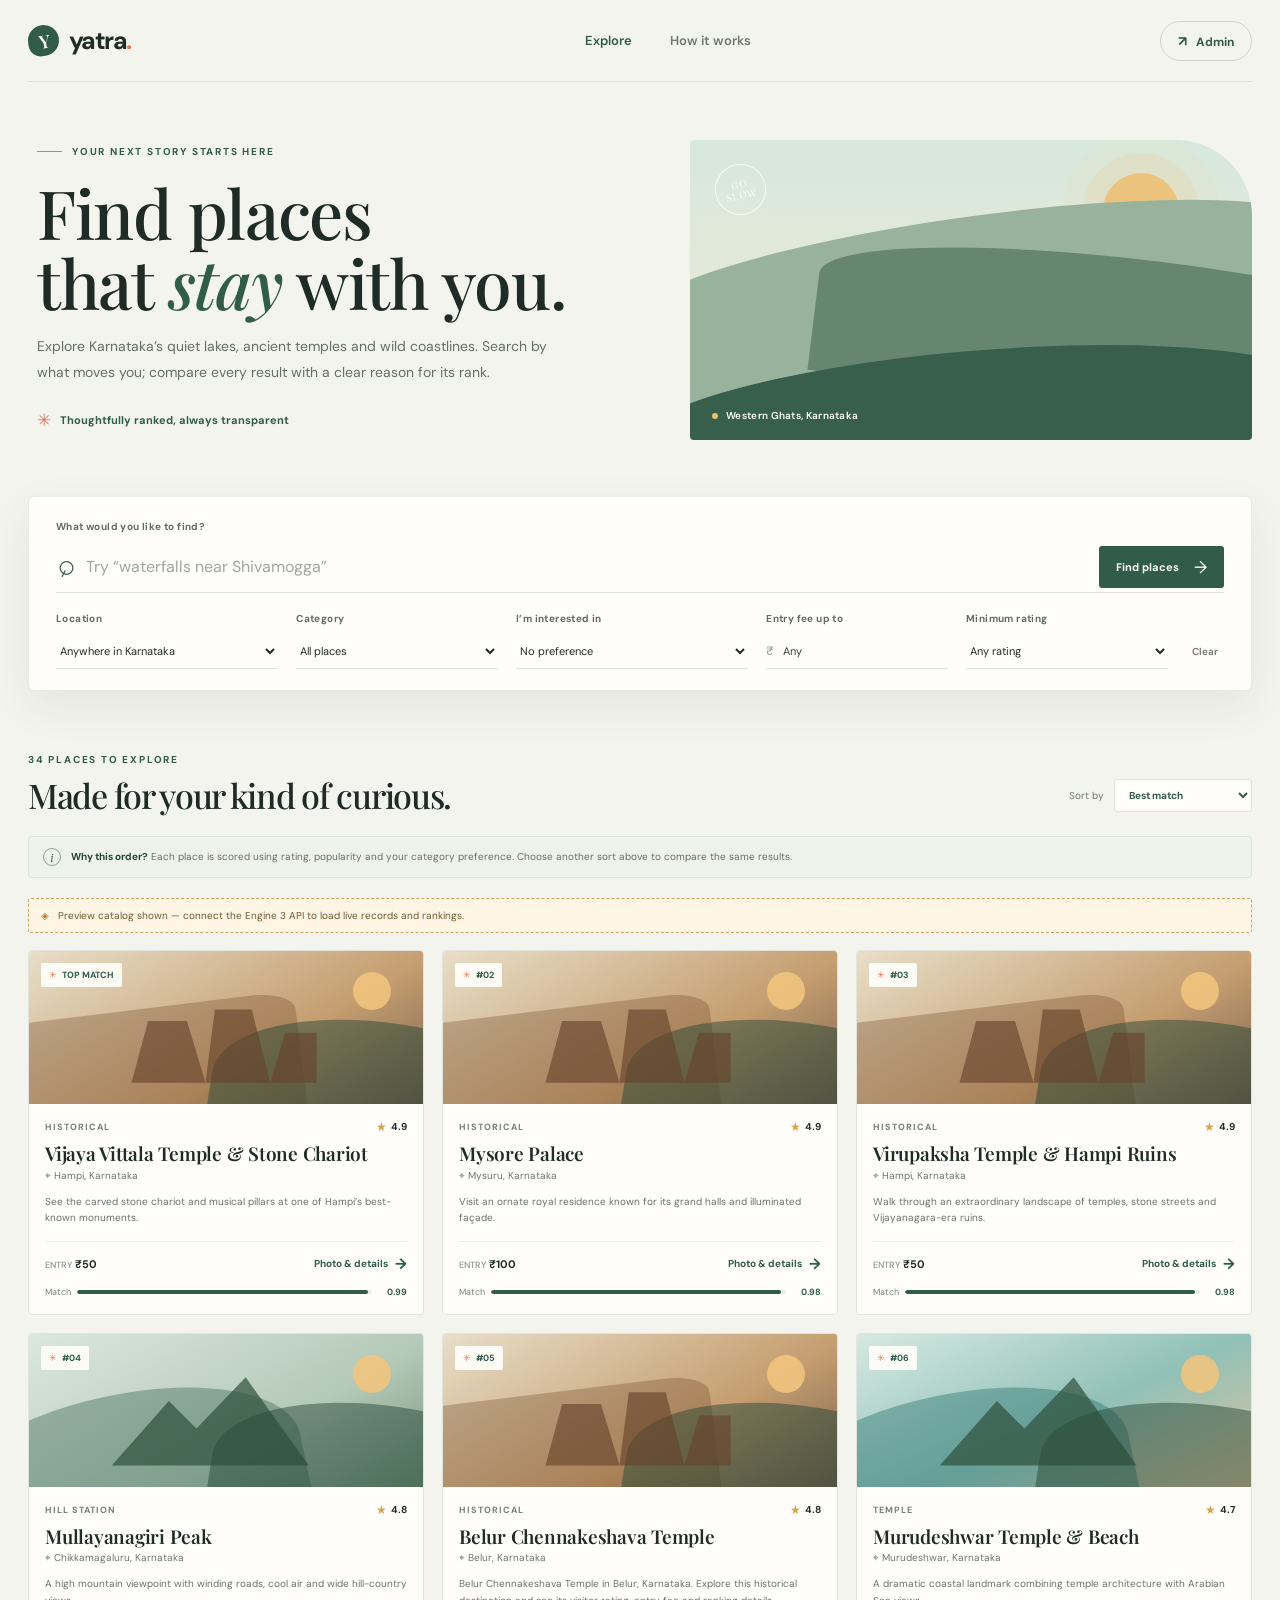
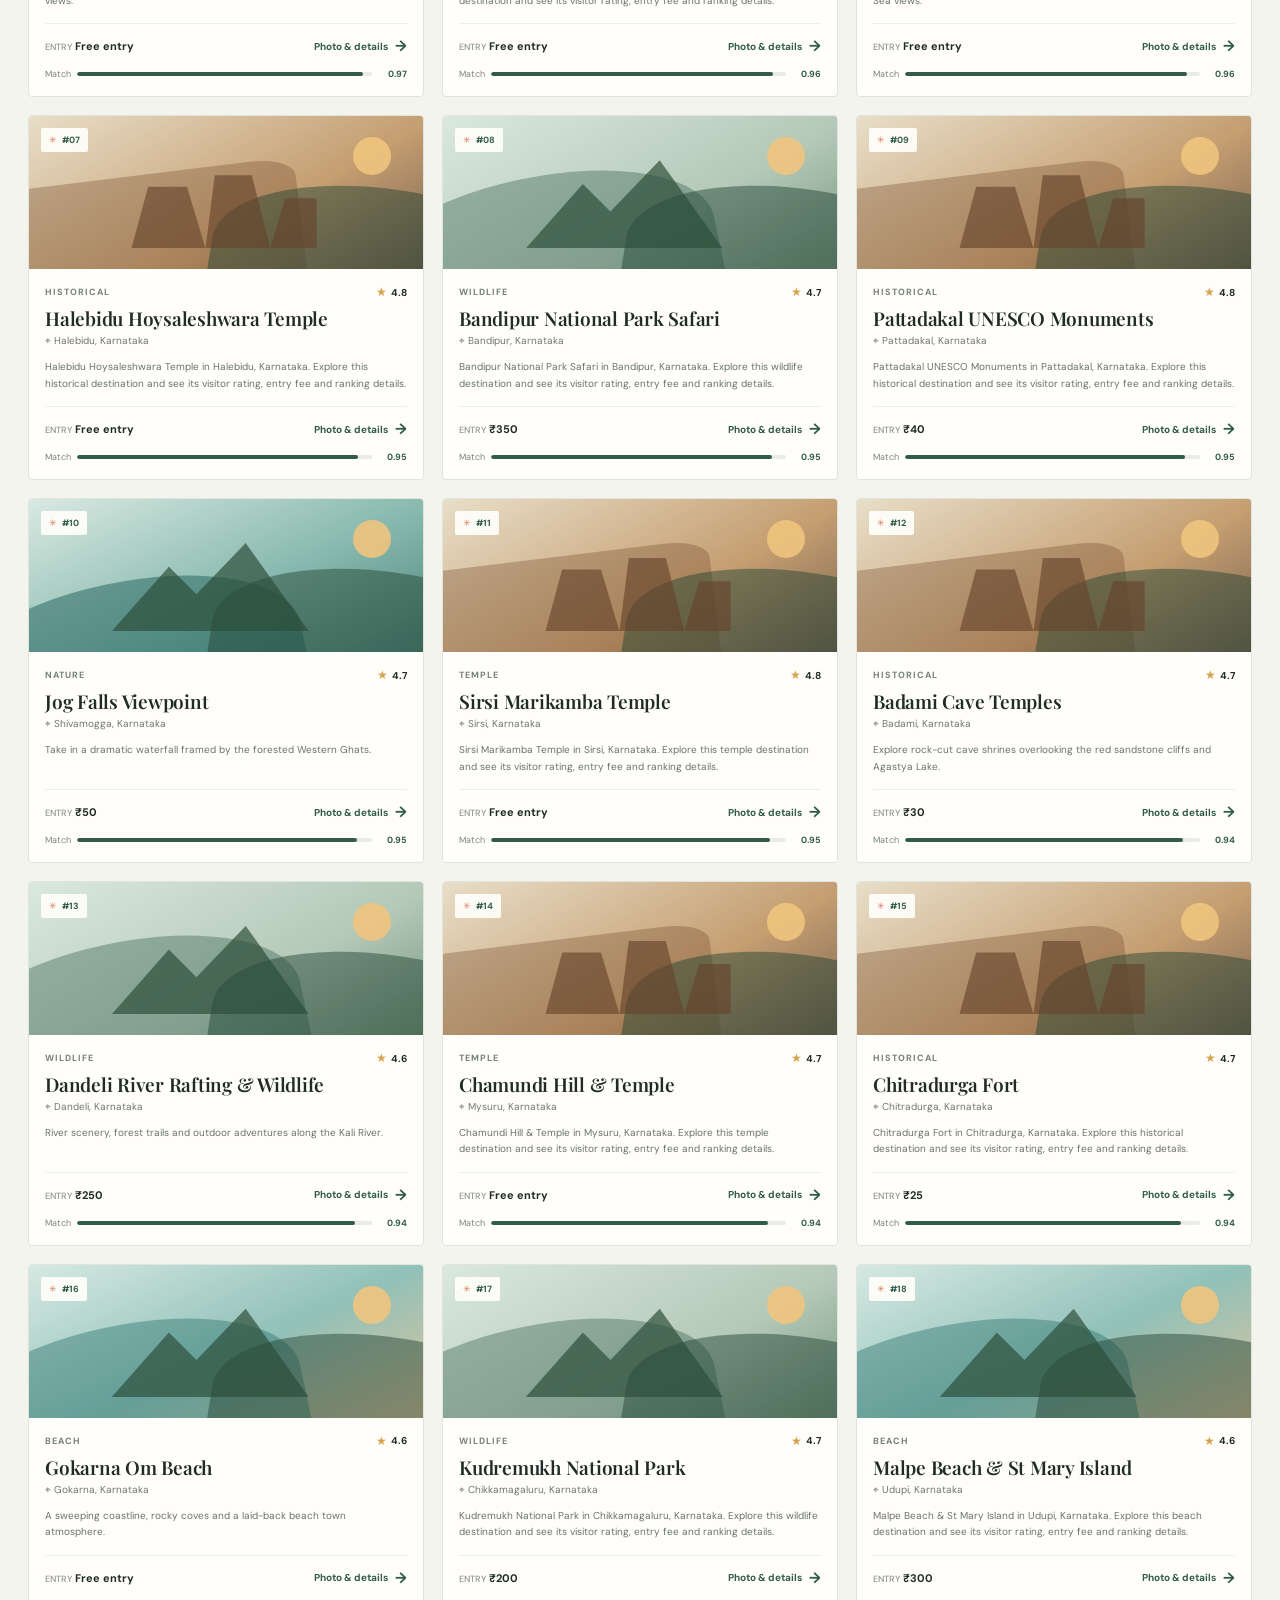
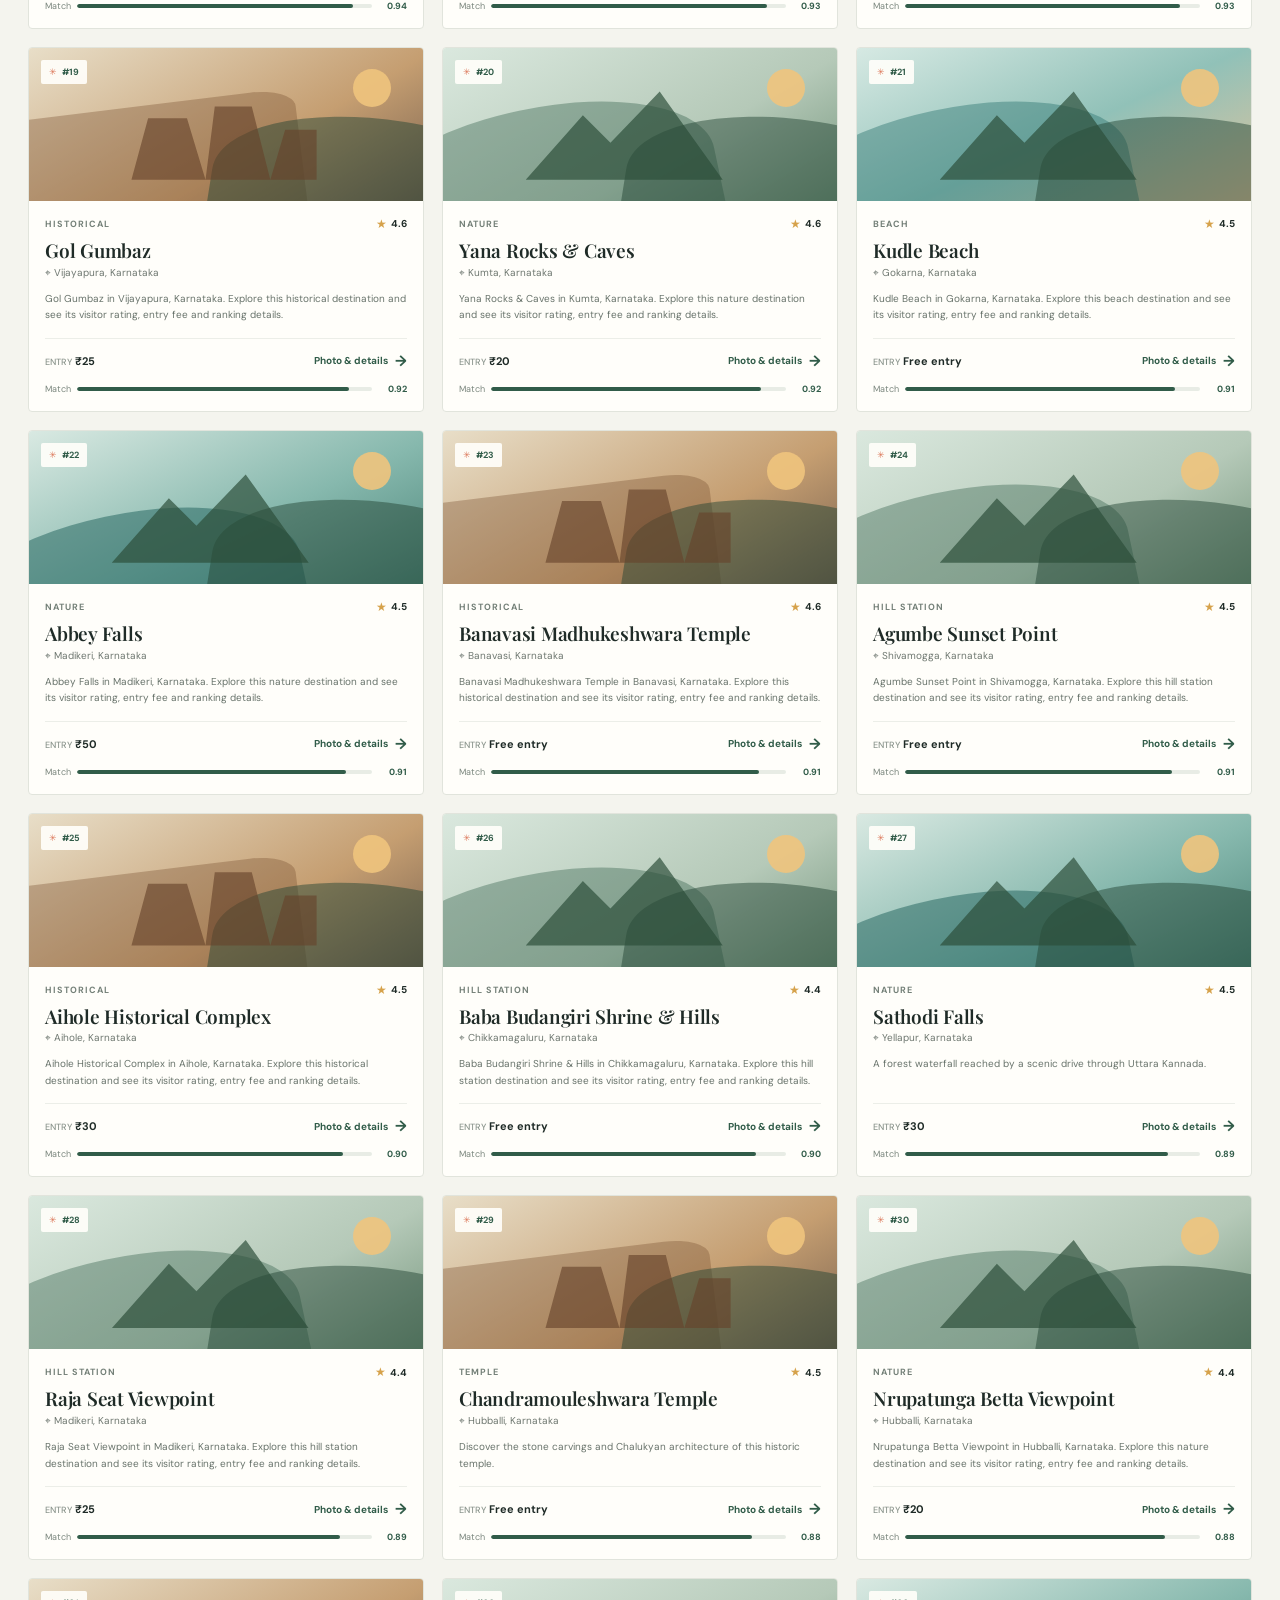
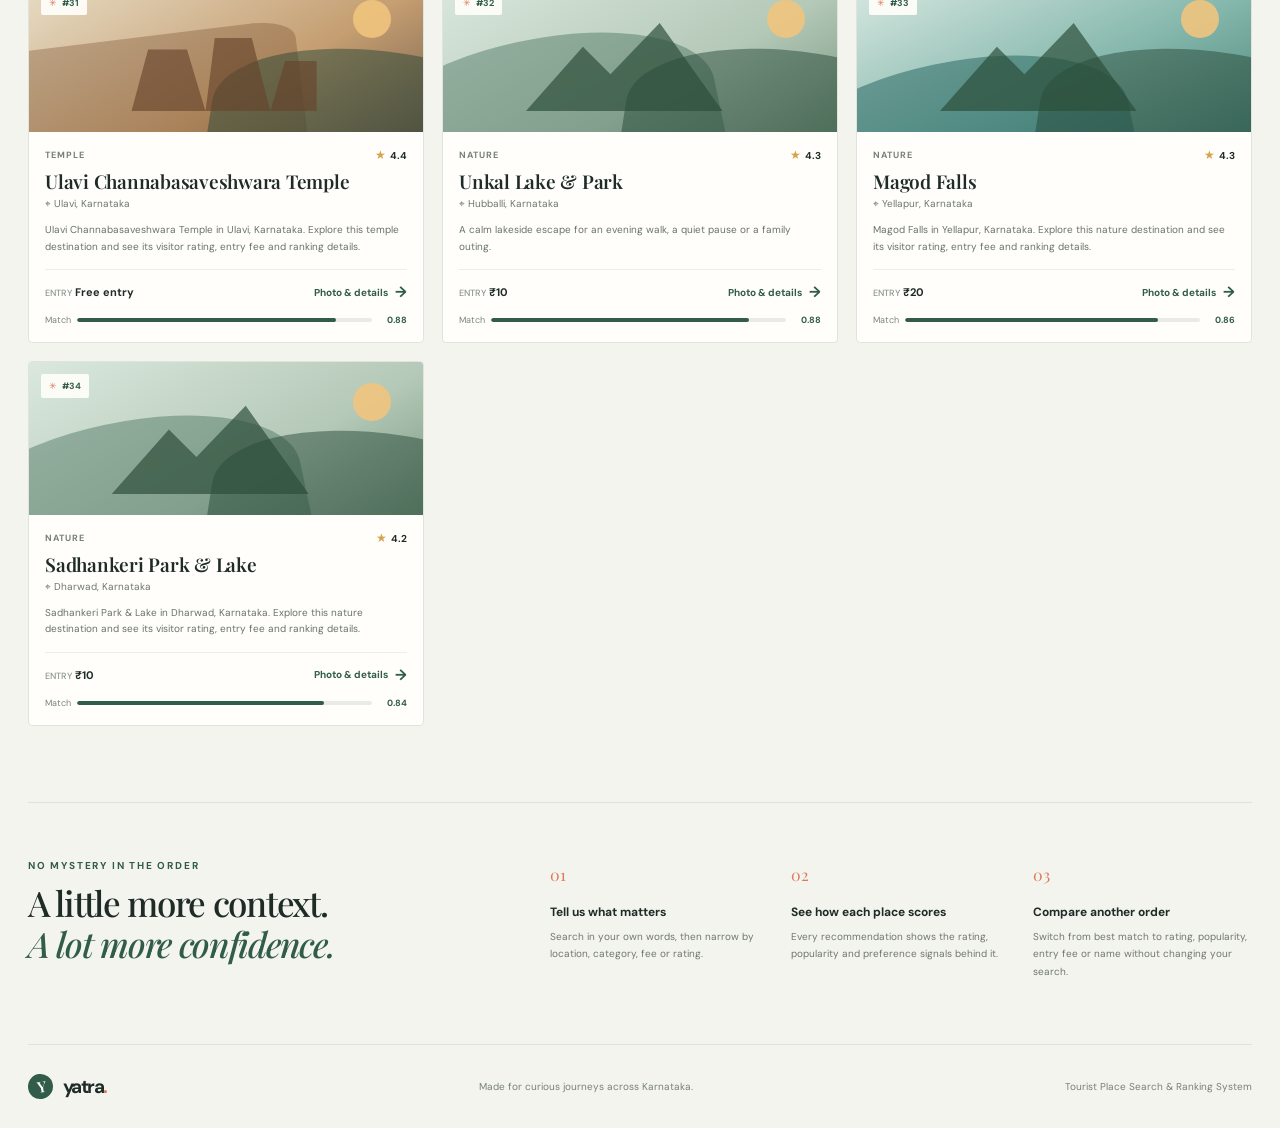
<file: engine2/index.html>
<!doctype html>
<html lang="en">
  <head>
    <meta charset="utf-8" />
    <meta name="viewport" content="width=device-width, initial-scale=1" />
    <meta name="theme-color" content="#f4f4ee" />
    <title>Yatra — Tourist Place Search</title>
    <link rel="preconnect" href="https://fonts.googleapis.com" />
    <link rel="preconnect" href="https://fonts.gstatic.com" crossorigin />
    <link href="https://fonts.googleapis.com/css2?family=DM+Sans:wght@400;500;600;700&family=Playfair+Display:wght@500;600;700&display=swap" rel="stylesheet" />
    <link rel="stylesheet" href="styles.css" />
    <script src="app.js" defer></script>
  </head>
  <body>
    <header class="topbar">
      <a class="brand" href="#top" aria-label="Yatra home">
        <span class="brand-mark" aria-hidden="true">Y</span>
        <span>yatra<span class="brand-period">.</span></span>
      </a>
      <nav class="main-nav" aria-label="Main navigation">
        <a class="nav-link active" href="#explore">Explore</a>
        <a class="nav-link" href="#how-it-works">How it works</a>
      </nav>
      <button class="admin-open" id="adminOpen" type="button"><span class="admin-icon" aria-hidden="true">↗</span> Admin</button>
    </header>

    <main id="top">
      <section class="hero" id="explore" aria-labelledby="heroTitle">
        <div class="hero-copy">
          <p class="eyebrow"><span class="eyebrow-line"></span> YOUR NEXT STORY STARTS HERE</p>
          <h1 id="heroTitle">Find places<br />that <em>stay</em> with you.</h1>
          <p class="hero-description">Explore Karnataka’s quiet lakes, ancient temples and wild coastlines. Search by what moves you; compare every result with a clear reason for its rank.</p>
          <div class="hero-note"><span class="sparkle" aria-hidden="true">✳</span> Thoughtfully ranked, always transparent</div>
        </div>
        <div class="hero-art" aria-hidden="true">
          <div class="sun"></div>
          <div class="hill hill-back"></div>
          <div class="hill hill-mid"></div>
          <div class="hill hill-front"></div>
          <div class="art-label"><span class="art-label-dot"></span> Western Ghats, Karnataka</div>
          <div class="art-stamp">GO<br />SLOW</div>
        </div>
      </section>

      <section class="search-panel" aria-label="Search tourist places">
        <form id="searchForm">
          <div class="search-main-field">
            <label for="query">What would you like to find?</label>
            <div class="query-row">
              <span class="search-icon" aria-hidden="true">⌕</span>
              <input id="query" name="query" type="search" placeholder="Try “waterfalls near Shivamogga”" autocomplete="off" aria-autocomplete="list" aria-controls="placeSuggestions" aria-expanded="false" />
              <button class="search-button" type="submit">Find places <span aria-hidden="true">→</span></button>
            </div>
            <div class="suggestions" id="placeSuggestions" role="listbox" aria-label="Place suggestions" hidden></div>
          </div>
          <div class="filters-row">
            <div class="filter-field">
              <label for="cityFilter">Location</label>
              <select id="cityFilter" name="city"><option value="">Anywhere in Karnataka</option></select>
            </div>
            <div class="filter-field">
              <label for="categoryFilter">Category</label>
              <select id="categoryFilter" name="category"><option value="">All places</option></select>
            </div>
            <div class="filter-field">
              <label for="preferenceFilter">I’m interested in</label>
              <select id="preferenceFilter" name="preferredCategory"><option value="">No preference</option></select>
            </div>
            <div class="filter-field budget-field">
              <label for="budgetFilter">Entry fee up to</label>
              <div class="money-input"><span>₹</span><input id="budgetFilter" name="maxBudget" type="number" min="0" inputmode="numeric" placeholder="Any" /></div>
            </div>
            <div class="filter-field rating-field">
              <label for="ratingFilter">Minimum rating</label>
              <select id="ratingFilter" name="minRating">
                <option value="">Any rating</option><option value="3">3+ stars</option><option value="4">4+ stars</option><option value="4.5">4.5+ stars</option>
              </select>
            </div>
            <button class="clear-button" id="clearFilters" type="button">Clear</button>
          </div>
        </form>
      </section>

      <section class="results-section" aria-labelledby="resultsHeading">
        <div class="results-heading-row">
          <div>
            <p class="section-kicker" id="resultsCount">PLACES TO EXPLORE</p>
            <h2 id="resultsHeading">Made for your kind of curious.</h2>
          </div>
          <div class="sort-control" role="group" aria-label="Sort results">
            <span>Sort by</span>
            <select id="sortSelect" aria-label="Sort results by">
              <option value="score">Best match</option>
              <option value="rating">Top rated</option>
              <option value="popularity">Most loved</option>
              <option value="fee">Lowest entry fee</option>
              <option value="name">A to Z</option>
            </select>
          </div>
        </div>
        <div class="rank-explainer" id="rankExplainer"><span class="info-mark">i</span><span><strong>Why this order?</strong> Each place is scored using rating, popularity and your category preference. Choose another sort above to compare the same results.</span></div>
        <div class="demo-notice" id="demoNotice" hidden><span aria-hidden="true">◈</span> Preview catalog shown — connect the Engine 3 API to load live records and rankings.</div>
        <div class="results-grid" id="resultsGrid" aria-live="polite" aria-busy="false"></div>
        <div class="empty-state" id="emptyState" hidden>
          <div class="empty-illustration" aria-hidden="true">⌕</div>
          <h3>No places found this time.</h3>
          <p>Try a different word or widen one of your filters.</p>
          <button type="button" class="text-button" id="emptyClear">Clear filters <span aria-hidden="true">→</span></button>
        </div>
      </section>

      <section class="how-section" id="how-it-works">
        <div class="how-intro"><p class="section-kicker">NO MYSTERY IN THE ORDER</p><h2>A little more context.<br /><em>A lot more confidence.</em></h2></div>
        <div class="how-steps">
          <article><span class="step-number">01</span><h3>Tell us what matters</h3><p>Search in your own words, then narrow by location, category, fee or rating.</p></article>
          <article><span class="step-number">02</span><h3>See how each place scores</h3><p>Every recommendation shows the rating, popularity and preference signals behind it.</p></article>
          <article><span class="step-number">03</span><h3>Compare another order</h3><p>Switch from best match to rating, popularity, entry fee or name without changing your search.</p></article>
        </div>
      </section>
    </main>

    <footer class="footer"><a class="brand footer-brand" href="#top"><span class="brand-mark" aria-hidden="true">Y</span><span>yatra<span class="brand-period">.</span></span></a><span>Made for curious journeys across Karnataka.</span><span class="footer-copyright">Tourist Place Search &amp; Ranking System</span></footer>

    <dialog class="place-dialog" id="placeDialog" aria-labelledby="dialogTitle">
      <button class="dialog-close" type="button" data-close-dialog aria-label="Close details">×</button>
      <div id="placeDialogContent"></div>
    </dialog>

    <dialog class="admin-dialog" id="adminDialog" aria-labelledby="adminDialogTitle">
      <button class="dialog-close" type="button" data-close-dialog aria-label="Close admin dialog">×</button>
      <div class="admin-dialog-content">
        <p class="section-kicker">PLACE CATALOGUE</p>
        <h2 id="adminDialogTitle">Admin access</h2>
        <p class="admin-intro">Sign in to manage destination records. The server must verify this role on every admin request.</p>
        <form id="adminLoginForm" class="admin-form">
          <label for="adminPassword">Admin password</label>
          <input id="adminPassword" name="password" type="password" required autocomplete="current-password" />
          <button class="search-button" type="submit">Continue <span aria-hidden="true">→</span></button>
          <p class="form-message" id="adminMessage" role="status"></p>
        </form>
        <div class="admin-tools" id="adminTools" hidden>
          <div class="admin-tools-heading"><h3>Manage a place</h3><button class="text-button" id="adminLogout" type="button">Sign out</button></div>
          <form id="placeForm" class="admin-form admin-place-form">
            <input id="placeId" name="place_id" type="hidden" />
            <label for="placeName">Place name</label><input id="placeName" name="place_name" required maxlength="120" />
            <div class="admin-form-split"><div><label for="placeCity">City</label><input id="placeCity" name="city" required maxlength="100" /></div><div><label for="placeState">State</label><input id="placeState" name="state" value="Karnataka" required maxlength="100" /></div></div>
            <label for="placeCategories">Categories <span class="label-hint">separate with commas</span></label><input id="placeCategories" name="categories" placeholder="Nature, Hill Station" required />
            <label for="placeDescription">Description</label><textarea id="placeDescription" name="description" rows="3" required maxlength="1000"></textarea>
            <div class="admin-form-split"><div><label for="placeFee">Entry fee (₹)</label><input id="placeFee" name="entry_fee" type="number" min="0" step="0.01" required /></div><div><label for="placeRating">Rating</label><input id="placeRating" name="rating" type="number" min="1" max="5" step="0.01" required /></div></div>
            <div class="admin-form-actions"><button class="search-button" type="submit" id="placeSaveButton">Save place <span aria-hidden="true">→</span></button><button class="text-button" id="cancelEdit" type="button" hidden>Cancel edit</button></div>
            <p class="form-message" id="placeMessage" role="status"></p>
          </form>
          <div class="admin-catalogue"><h3>Current catalogue</h3><div id="adminPlacesList" class="admin-places-list"><p class="catalogue-empty">Sign in to load place records.</p></div></div>
        </div>
      </div>
    </dialog>
    <div class="toast" id="toast" role="status" aria-live="polite"></div>
  </body>
</html>
</file>
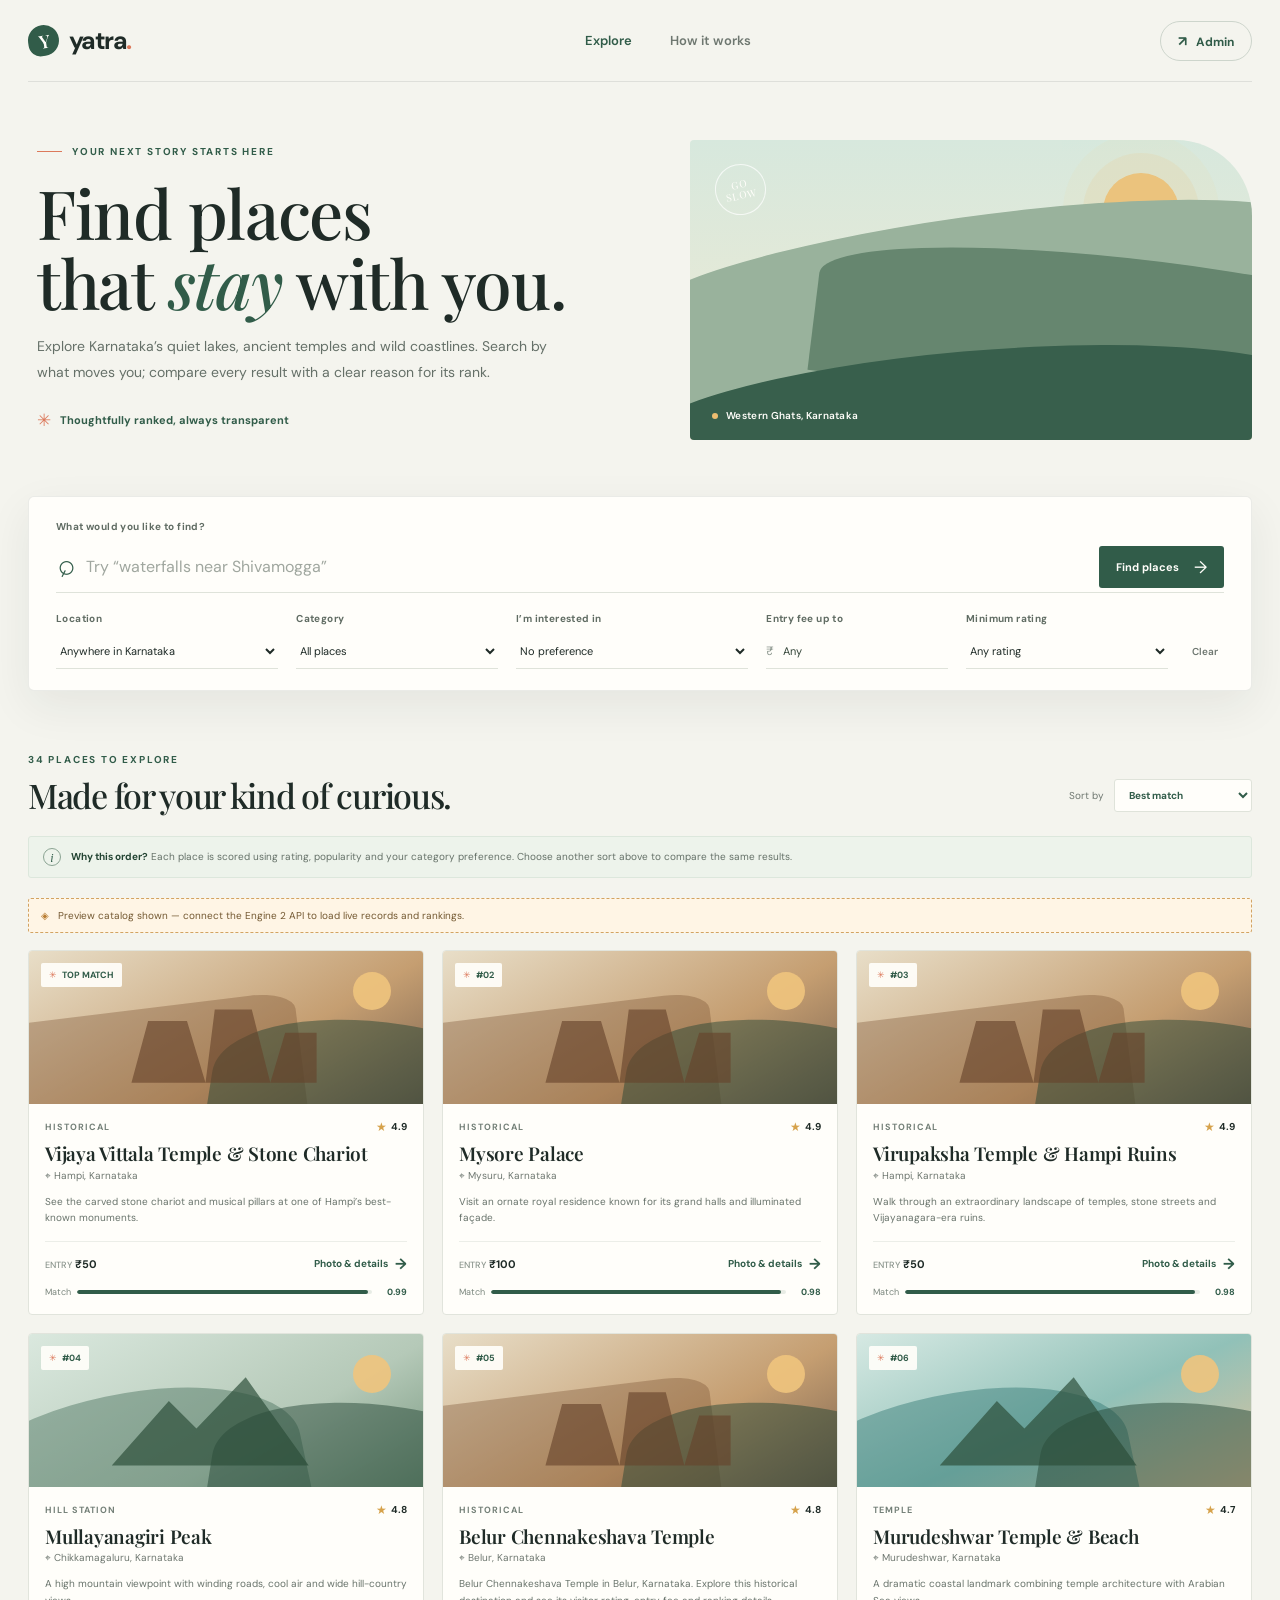
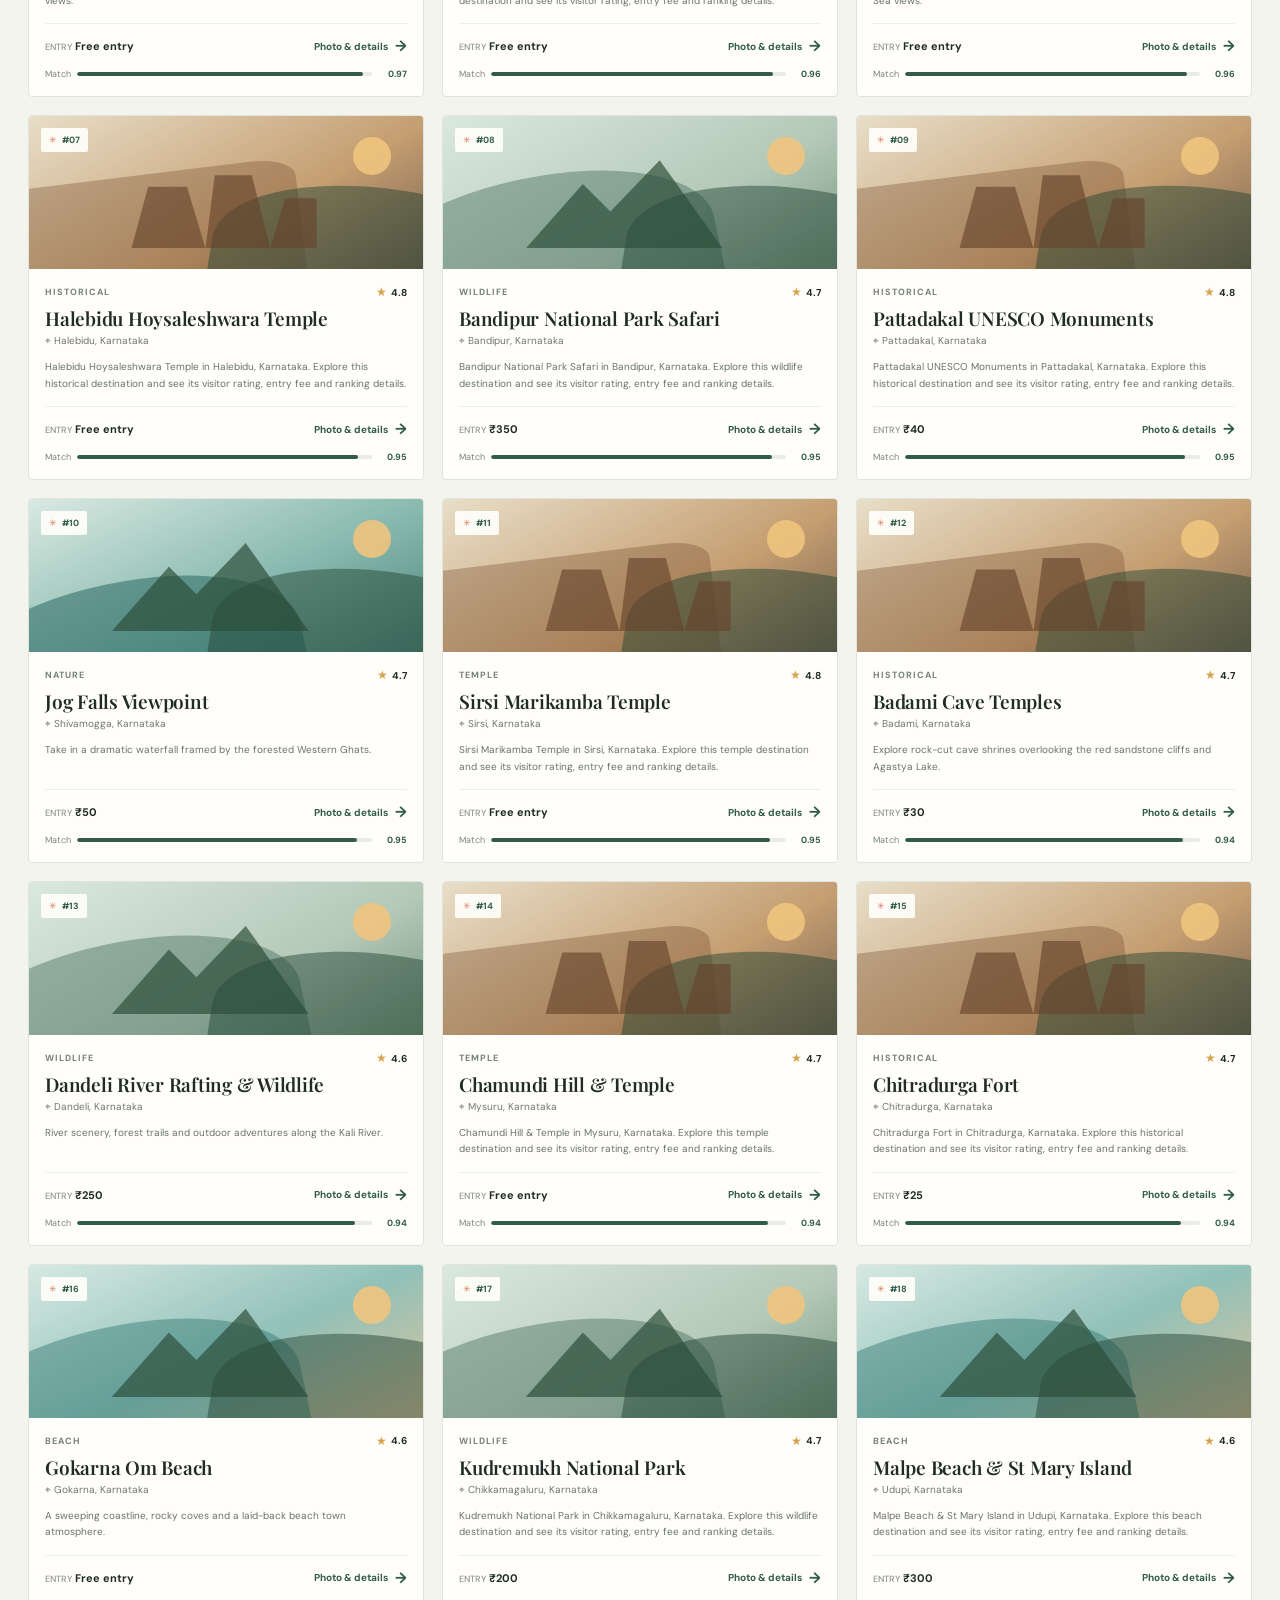
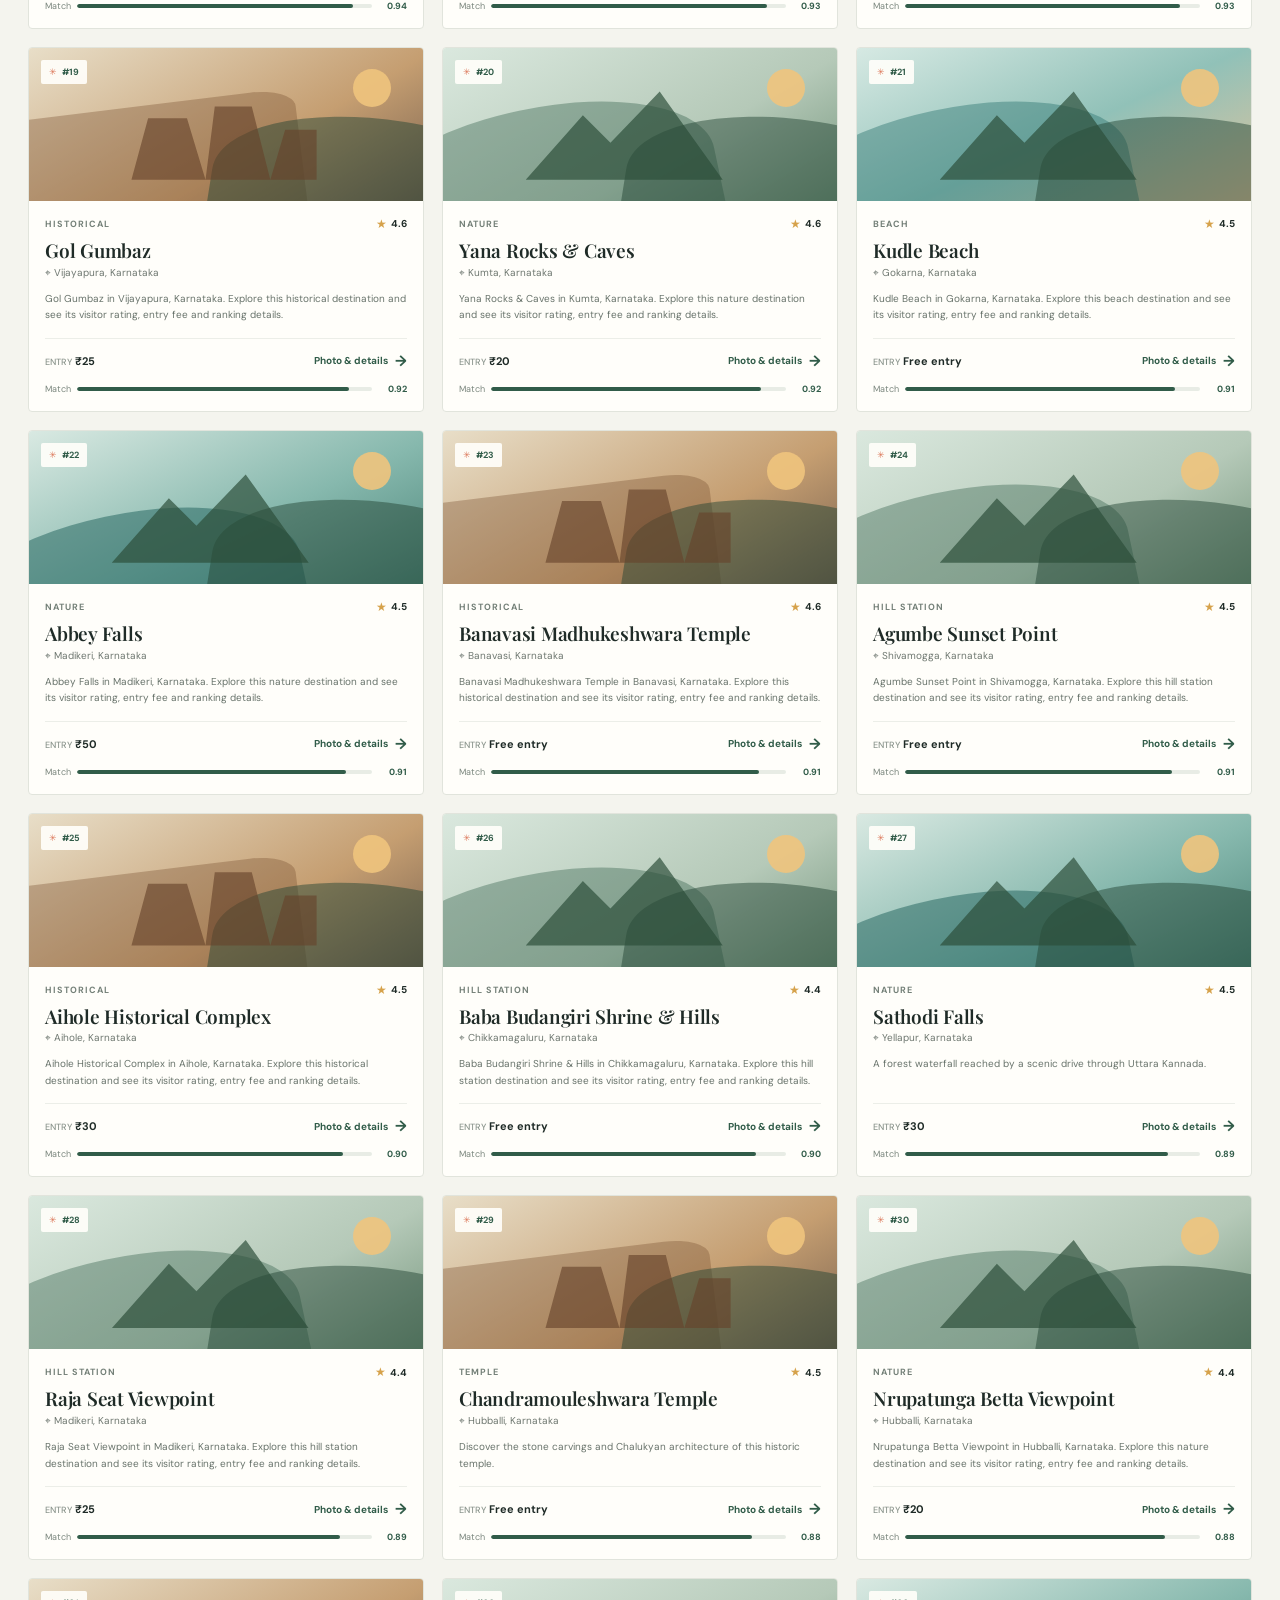
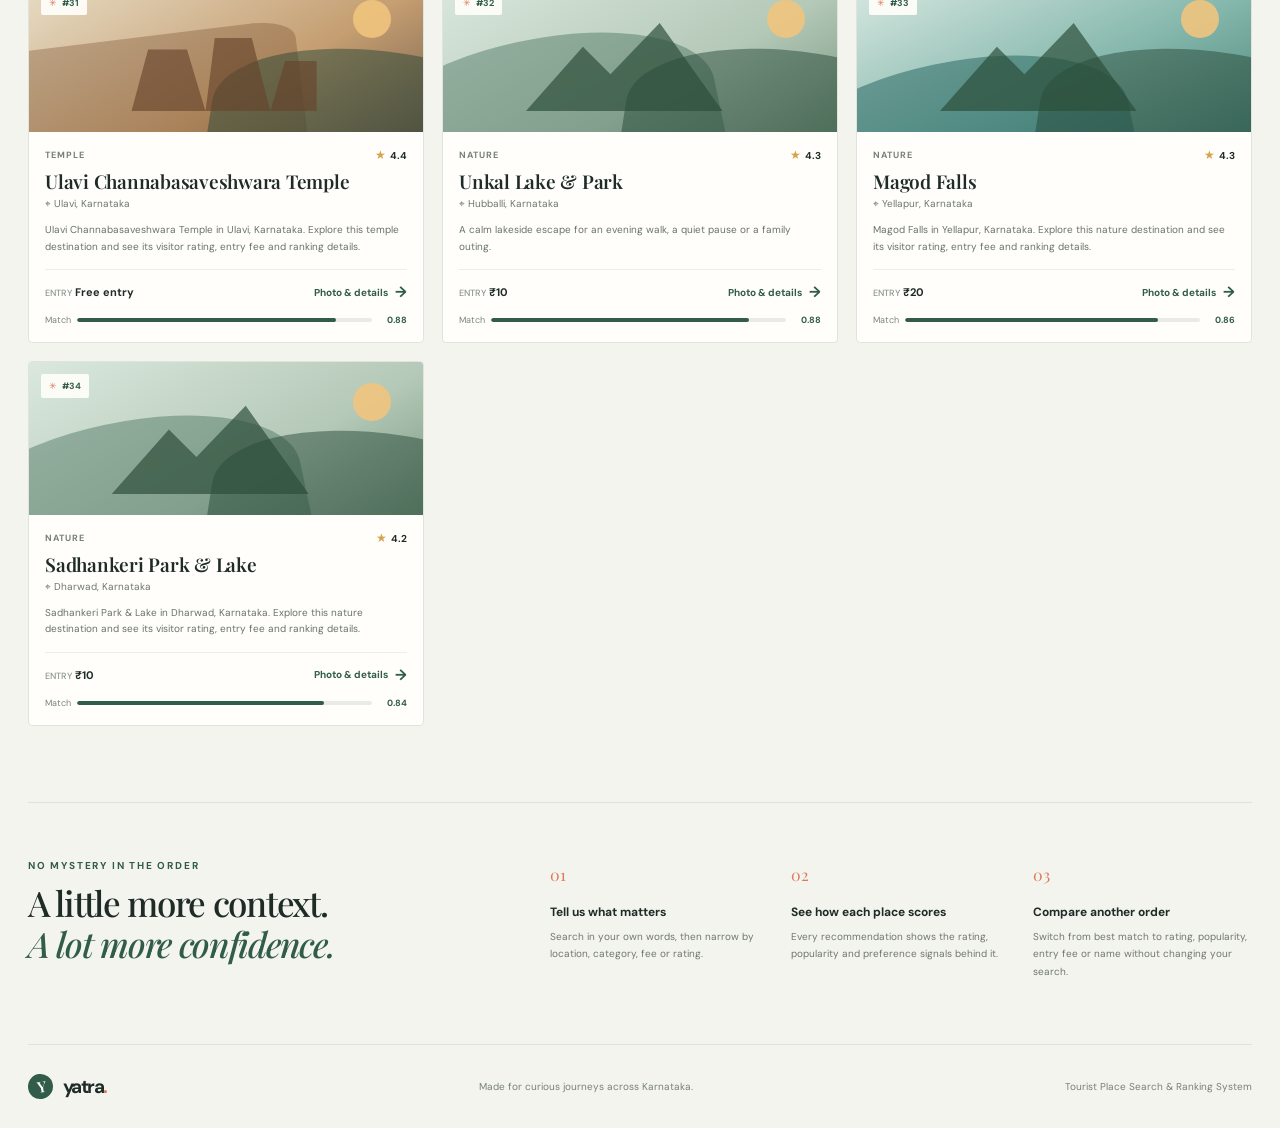
<file: engine3/index.html>
<!doctype html>
<html lang="en">
  <head>
    <meta charset="utf-8" />
    <meta name="viewport" content="width=device-width, initial-scale=1" />
    <meta name="theme-color" content="#f4f4ee" />
    <title>Yatra — Tourist Place Search</title>
    <link rel="preconnect" href="https://fonts.googleapis.com" />
    <link rel="preconnect" href="https://fonts.gstatic.com" crossorigin />
    <link href="https://fonts.googleapis.com/css2?family=DM+Sans:wght@400;500;600;700&family=Playfair+Display:wght@500;600;700&display=swap" rel="stylesheet" />
    <link rel="stylesheet" href="styles.css" />
    <script src="app.js" defer></script>
  </head>
  <body>
    <header class="topbar">
      <a class="brand" href="#top" aria-label="Yatra home">
        <span class="brand-mark" aria-hidden="true">Y</span>
        <span>yatra<span class="brand-period">.</span></span>
      </a>
      <nav class="main-nav" aria-label="Main navigation">
        <a class="nav-link active" href="#explore">Explore</a>
        <a class="nav-link" href="#how-it-works">How it works</a>
      </nav>
      <button class="admin-open" id="adminOpen" type="button"><span class="admin-icon" aria-hidden="true">↗</span> Admin</button>
    </header>

    <main id="top">
      <section class="hero" id="explore" aria-labelledby="heroTitle">
        <div class="hero-copy">
          <p class="eyebrow"><span class="eyebrow-line"></span> YOUR NEXT STORY STARTS HERE</p>
          <h1 id="heroTitle">Find places<br />that <em>stay</em> with you.</h1>
          <p class="hero-description">Explore Karnataka’s quiet lakes, ancient temples and wild coastlines. Search by what moves you; compare every result with a clear reason for its rank.</p>
          <div class="hero-note"><span class="sparkle" aria-hidden="true">✳</span> Thoughtfully ranked, always transparent</div>
        </div>
        <div class="hero-art" aria-hidden="true">
          <div class="sun"></div>
          <div class="hill hill-back"></div>
          <div class="hill hill-mid"></div>
          <div class="hill hill-front"></div>
          <div class="art-label"><span class="art-label-dot"></span> Western Ghats, Karnataka</div>
          <div class="art-stamp">GO<br />SLOW</div>
        </div>
      </section>

      <section class="search-panel" aria-label="Search tourist places">
        <form id="searchForm">
          <div class="search-main-field">
            <label for="query">What would you like to find?</label>
            <div class="query-row">
              <span class="search-icon" aria-hidden="true">⌕</span>
              <input id="query" name="query" type="search" placeholder="Try “waterfalls near Shivamogga”" autocomplete="off" aria-autocomplete="list" aria-controls="placeSuggestions" aria-expanded="false" />
              <button class="search-button" type="submit">Find places <span aria-hidden="true">→</span></button>
            </div>
            <div class="suggestions" id="placeSuggestions" role="listbox" aria-label="Place suggestions" hidden></div>
          </div>
          <div class="filters-row">
            <div class="filter-field">
              <label for="cityFilter">Location</label>
              <select id="cityFilter" name="city"><option value="">Anywhere in Karnataka</option></select>
            </div>
            <div class="filter-field">
              <label for="categoryFilter">Category</label>
              <select id="categoryFilter" name="category"><option value="">All places</option></select>
            </div>
            <div class="filter-field">
              <label for="preferenceFilter">I’m interested in</label>
              <select id="preferenceFilter" name="preferredCategory"><option value="">No preference</option></select>
            </div>
            <div class="filter-field budget-field">
              <label for="budgetFilter">Entry fee up to</label>
              <div class="money-input"><span>₹</span><input id="budgetFilter" name="maxBudget" type="number" min="0" inputmode="numeric" placeholder="Any" /></div>
            </div>
            <div class="filter-field rating-field">
              <label for="ratingFilter">Minimum rating</label>
              <select id="ratingFilter" name="minRating">
                <option value="">Any rating</option><option value="3">3+ stars</option><option value="4">4+ stars</option><option value="4.5">4.5+ stars</option>
              </select>
            </div>
            <button class="clear-button" id="clearFilters" type="button">Clear</button>
          </div>
        </form>
      </section>

      <section class="results-section" aria-labelledby="resultsHeading">
        <div class="results-heading-row">
          <div>
            <p class="section-kicker" id="resultsCount">PLACES TO EXPLORE</p>
            <h2 id="resultsHeading">Made for your kind of curious.</h2>
          </div>
          <div class="sort-control" role="group" aria-label="Sort results">
            <span>Sort by</span>
            <select id="sortSelect" aria-label="Sort results by">
              <option value="score">Best match</option>
              <option value="rating">Top rated</option>
              <option value="popularity">Most loved</option>
              <option value="fee">Lowest entry fee</option>
              <option value="name">A to Z</option>
            </select>
          </div>
        </div>
        <div class="rank-explainer" id="rankExplainer"><span class="info-mark">i</span><span><strong>Why this order?</strong> Each place is scored using rating, popularity and your category preference. Choose another sort above to compare the same results.</span></div>
        <div class="demo-notice" id="demoNotice" hidden><span aria-hidden="true">◈</span> Preview catalog shown — connect the Engine 2 API to load live records and rankings.</div>
        <div class="results-grid" id="resultsGrid" aria-live="polite" aria-busy="false"></div>
        <div class="empty-state" id="emptyState" hidden>
          <div class="empty-illustration" aria-hidden="true">⌕</div>
          <h3>No places found this time.</h3>
          <p>Try a different word or widen one of your filters.</p>
          <button type="button" class="text-button" id="emptyClear">Clear filters <span aria-hidden="true">→</span></button>
        </div>
      </section>

      <section class="how-section" id="how-it-works">
        <div class="how-intro"><p class="section-kicker">NO MYSTERY IN THE ORDER</p><h2>A little more context.<br /><em>A lot more confidence.</em></h2></div>
        <div class="how-steps">
          <article><span class="step-number">01</span><h3>Tell us what matters</h3><p>Search in your own words, then narrow by location, category, fee or rating.</p></article>
          <article><span class="step-number">02</span><h3>See how each place scores</h3><p>Every recommendation shows the rating, popularity and preference signals behind it.</p></article>
          <article><span class="step-number">03</span><h3>Compare another order</h3><p>Switch from best match to rating, popularity, entry fee or name without changing your search.</p></article>
        </div>
      </section>
    </main>

    <footer class="footer"><a class="brand footer-brand" href="#top"><span class="brand-mark" aria-hidden="true">Y</span><span>yatra<span class="brand-period">.</span></span></a><span>Made for curious journeys across Karnataka.</span><span class="footer-copyright">Tourist Place Search &amp; Ranking System</span></footer>

    <dialog class="place-dialog" id="placeDialog" aria-labelledby="dialogTitle">
      <button class="dialog-close" type="button" data-close-dialog aria-label="Close details">×</button>
      <div id="placeDialogContent"></div>
    </dialog>

    <dialog class="admin-dialog" id="adminDialog" aria-labelledby="adminDialogTitle">
      <button class="dialog-close" type="button" data-close-dialog aria-label="Close admin dialog">×</button>
      <div class="admin-dialog-content">
        <p class="section-kicker">PLACE CATALOGUE</p>
        <h2 id="adminDialogTitle">Admin access</h2>
        <p class="admin-intro">Sign in to manage destination records. The server must verify this role on every admin request.</p>
        <form id="adminLoginForm" class="admin-form">
          <label for="adminPassword">Admin password</label>
          <input id="adminPassword" name="password" type="password" required autocomplete="current-password" />
          <button class="search-button" type="submit">Continue <span aria-hidden="true">→</span></button>
          <p class="form-message" id="adminMessage" role="status"></p>
        </form>
        <div class="admin-tools" id="adminTools" hidden>
          <div class="admin-tools-heading"><h3>Manage a place</h3><button class="text-button" id="adminLogout" type="button">Sign out</button></div>
          <form id="placeForm" class="admin-form admin-place-form">
            <input id="placeId" name="place_id" type="hidden" />
            <label for="placeName">Place name</label><input id="placeName" name="place_name" required maxlength="120" />
            <div class="admin-form-split"><div><label for="placeCity">City</label><input id="placeCity" name="city" required maxlength="100" /></div><div><label for="placeState">State</label><input id="placeState" name="state" value="Karnataka" required maxlength="100" /></div></div>
            <label for="placeCategories">Categories <span class="label-hint">separate with commas</span></label><input id="placeCategories" name="categories" placeholder="Nature, Hill Station" required />
            <label for="placeDescription">Description</label><textarea id="placeDescription" name="description" rows="3" required maxlength="1000"></textarea>
            <div class="admin-form-split"><div><label for="placeFee">Entry fee (₹)</label><input id="placeFee" name="entry_fee" type="number" min="0" step="0.01" required /></div><div><label for="placeRating">Rating</label><input id="placeRating" name="rating" type="number" min="1" max="5" step="0.01" required /></div></div>
            <div class="admin-form-actions"><button class="search-button" type="submit" id="placeSaveButton">Save place <span aria-hidden="true">→</span></button><button class="text-button" id="cancelEdit" type="button" hidden>Cancel edit</button></div>
            <p class="form-message" id="placeMessage" role="status"></p>
          </form>
          <div class="admin-catalogue"><h3>Current catalogue</h3><div id="adminPlacesList" class="admin-places-list"><p class="catalogue-empty">Sign in to load place records.</p></div></div>
        </div>
      </div>
    </dialog>
    <div class="toast" id="toast" role="status" aria-live="polite"></div>
  </body>
</html>
</file>
<file: engine2/styles.css>
:root {
  --ink: #1f2b27;
  --muted: #6e7770;
  --paper: #f4f4ee;
  --surface: #fffefa;
  --line: #dfe3da;
  --green: #315c49;
  --green-dark: #234433;
  --green-pale: #e5eee7;
  --coral: #dc795b;
  --gold: #d6a24b;
  --shadow: 0 18px 55px rgba(33, 47, 39, .09);
  font-family: "DM Sans", Arial, sans-serif;
  color: var(--ink);
  background: var(--paper);
  font-synthesis: none;
}

* { box-sizing: border-box; }
html { scroll-behavior: smooth; }
body { margin: 0; min-width: 320px; background: var(--paper); }
button, input, select, textarea { font: inherit; }
button, select { cursor: pointer; }
a { color: inherit; text-decoration: none; }
button:focus-visible, input:focus-visible, select:focus-visible, textarea:focus-visible, a:focus-visible { outline: 3px solid rgba(220,121,91,.62); outline-offset: 3px; }

.topbar { width: min(1240px, calc(100% - 56px)); height: 82px; margin: 0 auto; display: flex; align-items: center; justify-content: space-between; border-bottom: 1px solid rgba(31,43,39,.1); }
.brand { display: inline-flex; align-items: center; gap: 10px; font-size: 25px; font-weight: 700; letter-spacing: -1.6px; }
.brand-mark { display: grid; place-items: center; width: 31px; height: 31px; border-radius: 50% 50% 50% 12px; background: var(--green); color: #fffefa; font-family: "Playfair Display", Georgia, serif; font-size: 18px; font-weight: 600; transform: rotate(-8deg); }
.brand-period { color: var(--coral); }
.main-nav { display: flex; align-items: center; gap: 38px; margin-left: 45px; }
.nav-link { color: var(--muted); font-size: 13px; font-weight: 600; transition: color .2s ease; }
.nav-link:hover, .nav-link.active { color: var(--green); }
.admin-open { border: 1px solid #cdd5cc; border-radius: 999px; padding: 10px 17px; color: var(--green); background: transparent; font-size: 12px; font-weight: 700; }
.admin-open:hover { background: var(--green-pale); border-color: var(--green); }
.admin-icon { margin-right: 6px; font-size: 14px; }

main { width: min(1240px, calc(100% - 56px)); margin: 0 auto; }
.hero { display: grid; grid-template-columns: 1fr .93fr; gap: 58px; align-items: center; padding: 58px 0 56px; }
.hero-copy { padding: 0 0 5px 9px; }
.eyebrow, .section-kicker { color: var(--green); font-size: 10px; line-height: 1.5; font-weight: 700; letter-spacing: 1.8px; }
.eyebrow { display: flex; align-items: center; gap: 10px; margin: 0 0 18px; }
.eyebrow-line { display: inline-block; width: 25px; height: 1px; background: var(--coral); }
h1, h2, h3, p { margin-top: 0; }
h1, h2 { font-family: "Playfair Display", Georgia, serif; font-weight: 500; letter-spacing: -1.3px; }
h1 { max-width: 620px; margin-bottom: 16px; font-size: clamp(44px, 5.3vw, 68px); line-height: 1.04; }
h1 em, .how-intro h2 em { color: var(--green); font-weight: 500; }
.hero-description { max-width: 525px; margin: 0; color: #657068; font-size: 14px; line-height: 1.85; }
.hero-note { display: flex; align-items: center; gap: 9px; margin-top: 24px; color: var(--green); font-size: 11px; font-weight: 700; }
.sparkle { color: var(--coral); font-size: 17px; }
.hero-art { height: 300px; position: relative; overflow: hidden; isolation: isolate; border-radius: 4px 76px 4px 4px; background: linear-gradient(180deg, #d7e8dd 0%, #e3e9d8 48%, #e7d6b8 100%); }
.sun { position: absolute; right: 13%; top: 11%; width: 76px; height: 76px; border-radius: 50%; background: #edbd70; opacity: .88; box-shadow: 0 0 0 20px rgba(237,189,112,.16), 0 0 0 40px rgba(237,189,112,.08); }
.hill { position: absolute; left: -10%; width: 125%; border-radius: 48% 52% 0 0 / 35% 40% 0 0; }
.hill-back { bottom: 22%; height: 53%; background: #99b29c; transform: rotate(-8deg); }
.hill-mid { bottom: 9%; height: 50%; left: 22%; background: #66866f; transform: rotate(7deg); }
.hill-front { bottom: -32%; height: 62%; left: -10%; background: #385f4c; transform: rotate(-5deg); }
.art-label { position: absolute; bottom: 18px; left: 22px; z-index: 2; display: flex; align-items: center; gap: 8px; color: #fffefa; font-size: 10px; font-weight: 600; letter-spacing: .3px; }
.art-label-dot { width: 6px; height: 6px; border-radius: 50%; background: #edbd70; }
.art-stamp { position: absolute; top: 24px; left: 25px; display: grid; place-content: center; width: 51px; height: 51px; border: 1px solid rgba(255,255,255,.72); border-radius: 50%; color: #fffefa; font-family: "Playfair Display", Georgia, serif; font-size: 10px; line-height: 1.05; text-align: center; letter-spacing: 1px; transform: rotate(-12deg); }

.search-panel { position: relative; z-index: 2; margin: 0 0 61px; padding: 23px 27px 21px; border: 1px solid rgba(31,43,39,.09); border-radius: 6px; background: var(--surface); box-shadow: 0 15px 45px rgba(33,47,39,.07); }
.search-main-field label, .filter-field label, .admin-form label { display: block; margin-bottom: 8px; color: #606c63; font-size: 10px; font-weight: 700; letter-spacing: .4px; }
.query-row { display: flex; align-items: center; min-height: 52px; border-bottom: 1px solid var(--line); }
.search-main-field { position: relative; }
.search-icon { margin: -4px 12px 0 0; color: var(--green); font-size: 30px; line-height: 1; transform: rotate(-18deg); }
.query-row input { flex: 1; min-width: 0; height: 48px; padding: 0 8px 0 0; border: 0; outline: 0; background: transparent; color: var(--ink); font-size: 16px; }
.query-row input::placeholder { color: #a0a79f; }
.search-button { display: inline-flex; align-items: center; justify-content: center; gap: 15px; min-height: 42px; padding: 0 17px; border: 0; border-radius: 3px; background: var(--green); color: #fffefa; font-size: 11px; font-weight: 700; transition: background .2s ease, transform .2s ease; }
.search-button:hover { background: var(--green-dark); transform: translateY(-1px); }
.search-button span { font-size: 17px; font-weight: 400; }
.suggestions { position: absolute; z-index: 8; top: calc(100% + 5px); left: 0; right: 0; max-height: 345px; overflow: auto; border: 1px solid #e2e7dd; border-radius: 5px; background: #fffefa; box-shadow: 0 18px 45px rgba(28,43,34,.17); }
.suggestion-item { display: flex; align-items: center; width: 100%; min-height: 67px; gap: 12px; padding: 8px 13px; border: 0; border-bottom: 1px solid #edf0e9; background: transparent; text-align: left; cursor: pointer; }
.suggestion-item:last-child { border-bottom: 0; }
.suggestion-item:hover, .suggestion-item:focus-visible { background: #f3f6ef; outline: 0; }
.suggestion-image { position: relative; display: block; flex: 0 0 58px; width: 58px; height: 48px; overflow: hidden; border-radius: 3px; background: linear-gradient(145deg,#dbe9df,#7f9c84); }
.suggestion-image img { width: 100%; height: 100%; object-fit: cover; }
.suggestion-label { flex: 1; min-width: 0; }
.suggestion-label strong, .suggestion-label small { display: block; overflow: hidden; text-overflow: ellipsis; white-space: nowrap; }
.suggestion-label strong { color: var(--ink); font-size: 12px; }
.suggestion-label small { margin-top: 4px; color: var(--muted); font-size: 10px; }
.suggestion-arrow { color: var(--green); font-size: 16px; }
.filters-row { display: grid; grid-template-columns: 1.1fr 1fr 1.15fr .9fr 1fr auto; gap: 18px; align-items: end; padding-top: 19px; }
.filter-field select, .money-input { width: 100%; height: 36px; border: 0; border-bottom: 1px solid var(--line); border-radius: 0; background: transparent; color: var(--ink); font-size: 11px; }
.filter-field select { padding: 0 19px 0 0; }
.money-input { display: flex; align-items: center; gap: 7px; }
.money-input span { color: #89948b; font-size: 12px; }
.money-input input { min-width: 0; width: 100%; height: 35px; border: 0; outline: 0; background: transparent; color: var(--ink); font-size: 11px; }
.money-input input::placeholder { color: #35463a; }
.clear-button { height: 35px; border: 0; background: transparent; color: var(--muted); font-size: 10px; font-weight: 600; }
.clear-button:hover { color: var(--coral); }

.results-section { padding-bottom: 76px; }
.results-heading-row { display: flex; justify-content: space-between; align-items: end; gap: 20px; margin-bottom: 21px; }
.section-kicker { margin-bottom: 9px; }
.results-heading-row h2 { margin-bottom: 0; font-size: clamp(25px, 3vw, 34px); line-height: 1.14; }
.sort-control { display: flex; align-items: center; gap: 10px; padding-bottom: 3px; color: var(--muted); font-size: 10px; }
.sort-control select { padding: 8px 25px 8px 10px; border: 1px solid var(--line); border-radius: 3px; background: var(--surface); color: var(--green); font-size: 10px; font-weight: 700; }
.rank-explainer { display: flex; align-items: center; gap: 10px; margin-bottom: 20px; padding: 11px 14px; border: 1px solid #dce7dc; border-radius: 3px; background: #edf3eb; color: #657168; font-size: 10px; line-height: 1.5; }
.rank-explainer strong { color: var(--green-dark); }
.info-mark { flex: 0 0 18px; display: grid; place-items: center; width: 18px; height: 18px; border: 1px solid #8ba493; border-radius: 50%; color: var(--green); font-family: Georgia,serif; font-size: 12px; font-style: italic; }
.demo-notice { margin: 0 0 17px; padding: 10px 12px; border: 1px dashed #d2a362; border-radius: 3px; background: #fff5e5; color: #735831; font-size: 10px; }
.demo-notice span { margin-right: 6px; color: #b97d32; }
.results-grid { display: grid; grid-template-columns: repeat(3, minmax(0, 1fr)); gap: 18px; }
.place-card { overflow: hidden; min-width: 0; border: 1px solid #e1e4dc; border-radius: 4px; background: var(--surface); transition: transform .2s ease, box-shadow .2s ease; }
.place-card:hover { transform: translateY(-3px); box-shadow: var(--shadow); }
.place-visual { position: relative; display: flex; align-items: end; height: 153px; overflow: hidden; padding: 15px; background: linear-gradient(150deg, #dae8de, #b5c9b8 62%, #77977f); }
.place-visual { width: 100%; border: 0; text-align: left; cursor: pointer; }
.place-visual img, .dialog-visual img { position: absolute; inset: 0; z-index: 0; width: 100%; height: 100%; object-fit: cover; transition: transform .4s ease; }
.place-card:hover .place-visual img { transform: scale(1.035); }
.photo-frame.has-photo::before, .photo-frame.has-photo::after { opacity: 0; }
.photo-frame.has-photo .visual-sun, .photo-frame.has-photo .visual-ridge { opacity: 0; }
.image-hint { position: absolute; z-index: 2; right: 12px; bottom: 11px; display: flex; align-items: center; gap: 7px; padding: 6px 9px; border: 1px solid rgba(255,255,255,.52); border-radius: 999px; background: rgba(19,34,26,.63); color: white; font-size: 9px; font-weight: 600; opacity: 0; transform: translateY(3px); transition: opacity .2s ease, transform .2s ease; }
.place-visual:hover .image-hint, .place-visual:focus-visible .image-hint, .dialog-visual .image-hint { opacity: 1; transform: translateY(0); }
.place-visual::before, .place-visual::after { content: ""; position: absolute; bottom: -40%; width: 93%; height: 100%; border-radius: 50% 50% 0 0; }
.place-visual::before { left: -23%; background: rgba(49,92,73,.38); transform: rotate(-12deg); }
.place-visual::after { right: -39%; bottom: -48%; background: rgba(35,68,51,.48); transform: rotate(9deg); }
.place-visual[data-kind="coast"] { background: linear-gradient(155deg, #d6e9e3, #91c1b8 54%, #e1c39c); }
.place-visual[data-kind="coast"]::before { background: rgba(47,117,114,.45); }
.place-visual[data-kind="heritage"] { background: linear-gradient(150deg, #e8dec8, #c59e71 62%, #7b6350); }
.place-visual[data-kind="heritage"]::before { border-radius: 12% 12% 0 0; background: rgba(119,79,47,.35); transform: rotate(-7deg); }
.place-visual[data-kind="city"] { background: linear-gradient(155deg, #dce5db, #afb9a5 60%, #83897b); }
.place-visual[data-kind="water"] { background: linear-gradient(155deg, #d9e9e2, #86b8ad 58%, #4e877b); }
.place-visual[data-kind="water"]::before { bottom: -55%; background: rgba(39,102,96,.53); }
.visual-sun { position: absolute; top: 21px; right: 32px; width: 38px; height: 38px; border-radius: 50%; background: rgba(240,197,126,.9); }
.visual-ridge { position: absolute; z-index: 1; bottom: 21px; left: 21%; width: 50%; height: 62%; clip-path: polygon(0 100%, 29% 32%, 43% 61%, 68% 7%, 100% 100%); background: rgba(43,77,57,.68); }
.place-visual[data-kind="heritage"] .visual-ridge { width: 47%; height: 63%; left: 26%; clip-path: polygon(0 100%, 9% 36%, 30% 36%, 40% 100%, 45% 24%, 65% 24%, 75% 100%, 83% 48%, 100% 48%, 100% 100%); background: rgba(103,67,43,.62); }
.rank-badge { position: absolute; top: 12px; left: 12px; z-index: 2; display: inline-flex; align-items: center; gap: 5px; padding: 6px 8px; border-radius: 2px; background: rgba(255,254,250,.93); color: var(--green); font-size: 9px; font-weight: 700; }
.rank-badge span { color: var(--coral); }
.place-body { padding: 15px 16px 16px; }
.place-meta { display: flex; justify-content: space-between; align-items: center; gap: 10px; margin-bottom: 8px; }
.place-category { color: #748078; font-size: 9px; font-weight: 700; letter-spacing: 1px; text-transform: uppercase; }
.place-rating { display: inline-flex; align-items: center; gap: 4px; color: var(--ink); font-size: 10px; font-weight: 700; }
.place-rating span { color: var(--gold); font-size: 12px; }
.place-card h3 { margin: 0 0 4px; font-family: "Playfair Display", Georgia, serif; font-size: 19px; line-height: 1.15; font-weight: 600; letter-spacing: -.25px; }
.place-location { margin: 0 0 12px; color: var(--muted); font-size: 10px; }
.place-description { display: -webkit-box; overflow: hidden; min-height: 34px; margin: 0 0 13px; color: #68736b; font-size: 10px; line-height: 1.65; -webkit-line-clamp: 2; -webkit-box-orient: vertical; }
.place-card-bottom { display: flex; align-items: center; justify-content: space-between; gap: 12px; padding-top: 12px; border-top: 1px solid #eceee8; }
.place-fee { color: var(--ink); font-size: 11px; font-weight: 700; }
.place-fee small { margin-right: 3px; color: #8a948c; font-size: 9px; font-weight: 500; }
.details-button { display: inline-flex; align-items: center; gap: 7px; padding: 0; border: 0; background: transparent; color: var(--green); font-size: 10px; font-weight: 700; }
.details-button span { font-size: 15px; transition: transform .2s ease; }
.details-button:hover span { transform: translateX(3px); }
.score-strip { display: flex; align-items: center; gap: 6px; margin-top: 12px; color: #7a867d; font-size: 9px; }
.score-track { flex: 1; height: 4px; overflow: hidden; border-radius: 99px; background: #e8ece5; }
.score-fill { height: 100%; border-radius: inherit; background: var(--green); }
.score-value { min-width: 29px; color: var(--green); font-size: 9px; font-weight: 700; text-align: right; }
.empty-state { padding: 52px 20px 64px; border: 1px dashed #cfd7cd; border-radius: 4px; background: rgba(255,254,250,.45); text-align: center; }
.empty-illustration { margin-bottom: 8px; color: #a9b5a8; font-family: Georgia,serif; font-size: 44px; transform: rotate(-15deg); }
.empty-state h3 { margin-bottom: 8px; font-family: "Playfair Display", Georgia,serif; font-size: 23px; }
.empty-state p { margin-bottom: 16px; color: var(--muted); font-size: 12px; }
.text-button { border: 0; background: transparent; color: var(--green); font-size: 11px; font-weight: 700; }
.text-button span { margin-left: 6px; font-size: 15px; }

.how-section { display: grid; grid-template-columns: .9fr 1.4fr; gap: 70px; padding: 55px 0 64px; border-top: 1px solid var(--line); }
.how-intro h2 { margin: 0; font-size: 35px; line-height: 1.18; }
.how-steps { display: grid; grid-template-columns: repeat(3, 1fr); gap: 23px; }
.how-steps article { padding-top: 6px; }
.step-number { display: block; margin-bottom: 19px; color: var(--coral); font-family: "Playfair Display", Georgia,serif; font-size: 16px; }
.how-steps h3 { margin: 0 0 8px; font-size: 12px; }
.how-steps p { margin: 0; color: var(--muted); font-size: 10px; line-height: 1.75; }
.footer { display: flex; align-items: center; justify-content: space-between; gap: 18px; width: min(1240px, calc(100% - 56px)); min-height: 84px; margin: 0 auto; border-top: 1px solid var(--line); color: #778178; font-size: 10px; }
.footer-brand { color: var(--ink); font-size: 19px; }
.footer-brand .brand-mark { width: 25px; height: 25px; font-size: 15px; }

.place-dialog, .admin-dialog { position: fixed; inset: 0; width: min(620px, calc(100% - 32px)); max-height: min(85vh, 740px); padding: 0; border: 0; border-radius: 5px; background: var(--surface); color: var(--ink); box-shadow: 0 25px 90px rgba(15,29,21,.28); }
.place-dialog::backdrop, .admin-dialog::backdrop { background: rgba(19,34,26,.56); backdrop-filter: blur(3px); }
.dialog-close { position: absolute; z-index: 3; top: 12px; right: 13px; display: grid; place-items: center; width: 32px; height: 32px; border: 0; border-radius: 50%; background: rgba(255,254,250,.94); color: var(--green); font-size: 23px; line-height: 1; }
.dialog-visual { position: relative; height: 192px; overflow: hidden; padding: 17px; background: linear-gradient(150deg, #dce8da, #9ab89b 58%, #66866f); }
.dialog-visual img { object-fit: cover; }
.photo-credit { margin: 0 0 12px; color: #838d84; font-size: 9px; line-height: 1.5; }
.photo-credit a { color: var(--green); text-decoration: underline; text-underline-offset: 2px; }
.dialog-content { padding: 24px 27px 28px; }
.dialog-content h2 { margin: 5px 0 5px; font-size: 30px; }
.dialog-content > p { color: var(--muted); font-size: 12px; line-height: 1.75; }
.dialog-facts { display: grid; grid-template-columns: repeat(3, 1fr); gap: 10px; margin: 20px 0; }
.dialog-fact { padding: 12px; border: 1px solid var(--line); border-radius: 3px; background: #fcfcf7; }
.dialog-fact span { display: block; margin-bottom: 5px; color: var(--muted); font-size: 9px; }
.dialog-fact strong { font-size: 12px; }
.score-breakdown { padding: 15px; border-radius: 3px; background: #edf3eb; }
.score-breakdown h3 { margin-bottom: 11px; color: var(--green-dark); font-size: 11px; }
.breakdown-row { display: flex; justify-content: space-between; gap: 15px; padding: 6px 0; color: #67736a; font-size: 10px; }
.breakdown-row strong { color: var(--ink); }
.admin-dialog { width: min(500px, calc(100% - 30px)); }
.admin-dialog-content { padding: 32px; }
.admin-dialog-content h2 { margin: 0 0 7px; font-family: "Playfair Display", Georgia,serif; font-size: 32px; font-weight: 500; }
.admin-intro { max-width: 390px; margin-bottom: 22px; color: var(--muted); font-size: 11px; line-height: 1.65; }
.admin-form { display: grid; gap: 8px; }
.admin-form label { margin: 5px 0 0; }
.admin-form input, .admin-form textarea { width: 100%; min-height: 38px; padding: 9px 10px; border: 1px solid var(--line); border-radius: 3px; background: #fff; color: var(--ink); font-size: 11px; }
.admin-form textarea { resize: vertical; }
.admin-form .search-button { margin-top: 8px; justify-self: start; }
.admin-form-actions { display: flex; align-items: center; gap: 12px; }
.admin-catalogue { margin-top: 25px; padding-top: 19px; border-top: 1px solid var(--line); }
.admin-catalogue > h3 { margin: 0 0 11px; font-family: "Playfair Display", Georgia,serif; font-size: 20px; }
.admin-places-list { max-height: 250px; overflow: auto; border-top: 1px solid #eceee8; }
.catalogue-empty { margin: 0; padding: 15px 0; color: var(--muted); font-size: 10px; line-height: 1.6; }
.admin-place-row { display: flex; justify-content: space-between; align-items: center; gap: 12px; padding: 10px 0; border-bottom: 1px solid #eceee8; }
.admin-place-row > div:first-child { min-width: 0; }
.admin-place-row strong, .admin-place-row span { display: block; overflow: hidden; text-overflow: ellipsis; white-space: nowrap; }
.admin-place-row strong { margin-bottom: 3px; font-size: 10px; }
.admin-place-row span { color: var(--muted); font-size: 9px; }
.admin-place-actions { display: flex; flex: 0 0 auto; gap: 8px; }
.admin-place-actions .text-button { font-size: 9px; }
.deactivate-button { color: #a4543b; }
.form-message { min-height: 18px; margin: 2px 0 0; color: #9d563d; font-size: 10px; line-height: 1.5; }
.admin-tools { margin-top: 25px; padding-top: 20px; border-top: 1px solid var(--line); }
.admin-tools-heading { display: flex; justify-content: space-between; align-items: center; margin-bottom: 12px; }
.admin-tools-heading h3 { margin: 0; font-family: "Playfair Display", Georgia,serif; font-size: 20px; }
.admin-form-split { display: grid; grid-template-columns: 1fr 1fr; gap: 12px; }
.label-hint { color: #97a098; font-weight: 400; }
.toast { position: fixed; z-index: 5; right: 20px; bottom: 20px; max-width: min(380px, calc(100vw - 40px)); padding: 12px 16px; border-radius: 3px; background: var(--green-dark); color: #fffefa; font-size: 11px; line-height: 1.5; box-shadow: var(--shadow); opacity: 0; pointer-events: none; transform: translateY(8px); transition: opacity .2s ease, transform .2s ease; }
.toast.show { opacity: 1; transform: translateY(0); }

@media (max-width: 1000px) {
  .hero { gap: 30px; }
  .filters-row { grid-template-columns: repeat(3, minmax(0, 1fr)); }
  .clear-button { justify-self: start; }
  .results-grid { grid-template-columns: repeat(2, minmax(0, 1fr)); }
  .how-section { grid-template-columns: 1fr; gap: 32px; }
}
@media (max-width: 700px) {
  .topbar, main, .footer { width: min(100% - 32px, 560px); }
  .topbar { height: 68px; }
  .main-nav { gap: 16px; margin-left: 0; }
  .main-nav .nav-link:last-child { display: none; }
  .brand { font-size: 22px; }
  .admin-open { padding: 8px 12px; }
  .hero { grid-template-columns: 1fr; gap: 25px; padding: 38px 0 31px; }
  .hero-copy { padding-left: 0; }
  h1 { font-size: clamp(45px, 13vw, 61px); }
  .hero-description { font-size: 12px; }
  .hero-art { height: 230px; border-top-right-radius: 54px; }
  .search-panel { margin-bottom: 45px; padding: 18px 16px; }
  .query-row { align-items: stretch; flex-wrap: wrap; padding-bottom: 12px; }
  .query-row input { flex-basis: calc(100% - 43px); font-size: 13px; }
  .search-button { width: 100%; margin-top: 10px; }
  .filters-row { grid-template-columns: repeat(2, minmax(0, 1fr)); gap: 15px 13px; }
  .rating-field { grid-column: 1; }
  .clear-button { align-self: end; }
  .results-heading-row { align-items: start; flex-direction: column; }
  .sort-control { align-self: stretch; justify-content: space-between; }
  .sort-control select { min-width: 155px; }
  .results-grid { grid-template-columns: 1fr; gap: 14px; }
  .place-visual { height: 175px; }
  .how-section { padding: 42px 0; }
  .how-intro h2 { font-size: 30px; }
  .how-steps { grid-template-columns: 1fr; gap: 18px; }
  .how-steps article { display: grid; grid-template-columns: 35px 1fr; gap: 0 7px; }
  .step-number { grid-row: span 2; margin: 0; }
  .how-steps h3 { margin-bottom: 4px; }
  .footer { flex-wrap: wrap; padding: 18px 0; }
  .footer > span:nth-child(2) { display: none; }
  .footer-copyright { margin-left: auto; }
  .dialog-content { padding: 21px 18px; }
  .dialog-facts { grid-template-columns: 1fr 1fr 1fr; gap: 6px; }
  .dialog-fact { padding: 9px 7px; }
  .admin-dialog-content { padding: 27px 20px; }
}
@media (prefers-reduced-motion: reduce) {
  *, *::before, *::after { scroll-behavior: auto !important; transition-duration: .01ms !important; }
}
</file>
<file: engine3/styles.css>
:root {
  --ink: #1f2b27;
  --muted: #6e7770;
  --paper: #f4f4ee;
  --surface: #fffefa;
  --line: #dfe3da;
  --green: #315c49;
  --green-dark: #234433;
  --green-pale: #e5eee7;
  --coral: #dc795b;
  --gold: #d6a24b;
  --shadow: 0 18px 55px rgba(33, 47, 39, .09);
  font-family: "DM Sans", Arial, sans-serif;
  color: var(--ink);
  background: var(--paper);
  font-synthesis: none;
}

* { box-sizing: border-box; }
html { scroll-behavior: smooth; }
body { margin: 0; min-width: 320px; background: var(--paper); }
button, input, select, textarea { font: inherit; }
button, select { cursor: pointer; }
a { color: inherit; text-decoration: none; }
button:focus-visible, input:focus-visible, select:focus-visible, textarea:focus-visible, a:focus-visible { outline: 3px solid rgba(220,121,91,.62); outline-offset: 3px; }

.topbar { width: min(1240px, calc(100% - 56px)); height: 82px; margin: 0 auto; display: flex; align-items: center; justify-content: space-between; border-bottom: 1px solid rgba(31,43,39,.1); }
.brand { display: inline-flex; align-items: center; gap: 10px; font-size: 25px; font-weight: 700; letter-spacing: -1.6px; }
.brand-mark { display: grid; place-items: center; width: 31px; height: 31px; border-radius: 50% 50% 50% 12px; background: var(--green); color: #fffefa; font-family: "Playfair Display", Georgia, serif; font-size: 18px; font-weight: 600; transform: rotate(-8deg); }
.brand-period { color: var(--coral); }
.main-nav { display: flex; align-items: center; gap: 38px; margin-left: 45px; }
.nav-link { color: var(--muted); font-size: 13px; font-weight: 600; transition: color .2s ease; }
.nav-link:hover, .nav-link.active { color: var(--green); }
.admin-open { border: 1px solid #cdd5cc; border-radius: 999px; padding: 10px 17px; color: var(--green); background: transparent; font-size: 12px; font-weight: 700; }
.admin-open:hover { background: var(--green-pale); border-color: var(--green); }
.admin-icon { margin-right: 6px; font-size: 14px; }

main { width: min(1240px, calc(100% - 56px)); margin: 0 auto; }
.hero { display: grid; grid-template-columns: 1fr .93fr; gap: 58px; align-items: center; padding: 58px 0 56px; }
.hero-copy { padding: 0 0 5px 9px; }
.eyebrow, .section-kicker { color: var(--green); font-size: 10px; line-height: 1.5; font-weight: 700; letter-spacing: 1.8px; }
.eyebrow { display: flex; align-items: center; gap: 10px; margin: 0 0 18px; }
.eyebrow-line { display: inline-block; width: 25px; height: 1px; background: var(--coral); }
h1, h2, h3, p { margin-top: 0; }
h1, h2 { font-family: "Playfair Display", Georgia, serif; font-weight: 500; letter-spacing: -1.3px; }
h1 { max-width: 620px; margin-bottom: 16px; font-size: clamp(44px, 5.3vw, 68px); line-height: 1.04; }
h1 em, .how-intro h2 em { color: var(--green); font-weight: 500; }
.hero-description { max-width: 525px; margin: 0; color: #657068; font-size: 14px; line-height: 1.85; }
.hero-note { display: flex; align-items: center; gap: 9px; margin-top: 24px; color: var(--green); font-size: 11px; font-weight: 700; }
.sparkle { color: var(--coral); font-size: 17px; }
.hero-art { height: 300px; position: relative; overflow: hidden; isolation: isolate; border-radius: 4px 76px 4px 4px; background: linear-gradient(180deg, #d7e8dd 0%, #e3e9d8 48%, #e7d6b8 100%); }
.sun { position: absolute; right: 13%; top: 11%; width: 76px; height: 76px; border-radius: 50%; background: #edbd70; opacity: .88; box-shadow: 0 0 0 20px rgba(237,189,112,.16), 0 0 0 40px rgba(237,189,112,.08); }
.hill { position: absolute; left: -10%; width: 125%; border-radius: 48% 52% 0 0 / 35% 40% 0 0; }
.hill-back { bottom: 22%; height: 53%; background: #99b29c; transform: rotate(-8deg); }
.hill-mid { bottom: 9%; height: 50%; left: 22%; background: #66866f; transform: rotate(7deg); }
.hill-front { bottom: -32%; height: 62%; left: -10%; background: #385f4c; transform: rotate(-5deg); }
.art-label { position: absolute; bottom: 18px; left: 22px; z-index: 2; display: flex; align-items: center; gap: 8px; color: #fffefa; font-size: 10px; font-weight: 600; letter-spacing: .3px; }
.art-label-dot { width: 6px; height: 6px; border-radius: 50%; background: #edbd70; }
.art-stamp { position: absolute; top: 24px; left: 25px; display: grid; place-content: center; width: 51px; height: 51px; border: 1px solid rgba(255,255,255,.72); border-radius: 50%; color: #fffefa; font-family: "Playfair Display", Georgia, serif; font-size: 10px; line-height: 1.05; text-align: center; letter-spacing: 1px; transform: rotate(-12deg); }

.search-panel { position: relative; z-index: 2; margin: 0 0 61px; padding: 23px 27px 21px; border: 1px solid rgba(31,43,39,.09); border-radius: 6px; background: var(--surface); box-shadow: 0 15px 45px rgba(33,47,39,.07); }
.search-main-field label, .filter-field label, .admin-form label { display: block; margin-bottom: 8px; color: #606c63; font-size: 10px; font-weight: 700; letter-spacing: .4px; }
.query-row { display: flex; align-items: center; min-height: 52px; border-bottom: 1px solid var(--line); }
.search-main-field { position: relative; }
.search-icon { margin: -4px 12px 0 0; color: var(--green); font-size: 30px; line-height: 1; transform: rotate(-18deg); }
.query-row input { flex: 1; min-width: 0; height: 48px; padding: 0 8px 0 0; border: 0; outline: 0; background: transparent; color: var(--ink); font-size: 16px; }
.query-row input::placeholder { color: #a0a79f; }
.search-button { display: inline-flex; align-items: center; justify-content: center; gap: 15px; min-height: 42px; padding: 0 17px; border: 0; border-radius: 3px; background: var(--green); color: #fffefa; font-size: 11px; font-weight: 700; transition: background .2s ease, transform .2s ease; }
.search-button:hover { background: var(--green-dark); transform: translateY(-1px); }
.search-button span { font-size: 17px; font-weight: 400; }
.suggestions { position: absolute; z-index: 8; top: calc(100% + 5px); left: 0; right: 0; max-height: 345px; overflow: auto; border: 1px solid #e2e7dd; border-radius: 5px; background: #fffefa; box-shadow: 0 18px 45px rgba(28,43,34,.17); }
.suggestion-item { display: flex; align-items: center; width: 100%; min-height: 67px; gap: 12px; padding: 8px 13px; border: 0; border-bottom: 1px solid #edf0e9; background: transparent; text-align: left; cursor: pointer; }
.suggestion-item:last-child { border-bottom: 0; }
.suggestion-item:hover, .suggestion-item:focus-visible { background: #f3f6ef; outline: 0; }
.suggestion-image { position: relative; display: block; flex: 0 0 58px; width: 58px; height: 48px; overflow: hidden; border-radius: 3px; background: linear-gradient(145deg,#dbe9df,#7f9c84); }
.suggestion-image img { width: 100%; height: 100%; object-fit: cover; }
.suggestion-label { flex: 1; min-width: 0; }
.suggestion-label strong, .suggestion-label small { display: block; overflow: hidden; text-overflow: ellipsis; white-space: nowrap; }
.suggestion-label strong { color: var(--ink); font-size: 12px; }
.suggestion-label small { margin-top: 4px; color: var(--muted); font-size: 10px; }
.suggestion-arrow { color: var(--green); font-size: 16px; }
.filters-row { display: grid; grid-template-columns: 1.1fr 1fr 1.15fr .9fr 1fr auto; gap: 18px; align-items: end; padding-top: 19px; }
.filter-field select, .money-input { width: 100%; height: 36px; border: 0; border-bottom: 1px solid var(--line); border-radius: 0; background: transparent; color: var(--ink); font-size: 11px; }
.filter-field select { padding: 0 19px 0 0; }
.money-input { display: flex; align-items: center; gap: 7px; }
.money-input span { color: #89948b; font-size: 12px; }
.money-input input { min-width: 0; width: 100%; height: 35px; border: 0; outline: 0; background: transparent; color: var(--ink); font-size: 11px; }
.money-input input::placeholder { color: #35463a; }
.clear-button { height: 35px; border: 0; background: transparent; color: var(--muted); font-size: 10px; font-weight: 600; }
.clear-button:hover { color: var(--coral); }

.results-section { padding-bottom: 76px; }
.results-heading-row { display: flex; justify-content: space-between; align-items: end; gap: 20px; margin-bottom: 21px; }
.section-kicker { margin-bottom: 9px; }
.results-heading-row h2 { margin-bottom: 0; font-size: clamp(25px, 3vw, 34px); line-height: 1.14; }
.sort-control { display: flex; align-items: center; gap: 10px; padding-bottom: 3px; color: var(--muted); font-size: 10px; }
.sort-control select { padding: 8px 25px 8px 10px; border: 1px solid var(--line); border-radius: 3px; background: var(--surface); color: var(--green); font-size: 10px; font-weight: 700; }
.rank-explainer { display: flex; align-items: center; gap: 10px; margin-bottom: 20px; padding: 11px 14px; border: 1px solid #dce7dc; border-radius: 3px; background: #edf3eb; color: #657168; font-size: 10px; line-height: 1.5; }
.rank-explainer strong { color: var(--green-dark); }
.info-mark { flex: 0 0 18px; display: grid; place-items: center; width: 18px; height: 18px; border: 1px solid #8ba493; border-radius: 50%; color: var(--green); font-family: Georgia,serif; font-size: 12px; font-style: italic; }
.demo-notice { margin: 0 0 17px; padding: 10px 12px; border: 1px dashed #d2a362; border-radius: 3px; background: #fff5e5; color: #735831; font-size: 10px; }
.demo-notice span { margin-right: 6px; color: #b97d32; }
.results-grid { display: grid; grid-template-columns: repeat(3, minmax(0, 1fr)); gap: 18px; }
.place-card { overflow: hidden; min-width: 0; border: 1px solid #e1e4dc; border-radius: 4px; background: var(--surface); transition: transform .2s ease, box-shadow .2s ease; }
.place-card:hover { transform: translateY(-3px); box-shadow: var(--shadow); }
.place-visual { position: relative; display: flex; align-items: end; height: 153px; overflow: hidden; padding: 15px; background: linear-gradient(150deg, #dae8de, #b5c9b8 62%, #77977f); }
.place-visual { width: 100%; border: 0; text-align: left; cursor: pointer; }
.place-visual img, .dialog-visual img { position: absolute; inset: 0; z-index: 0; width: 100%; height: 100%; object-fit: cover; transition: transform .4s ease; }
.place-card:hover .place-visual img { transform: scale(1.035); }
.photo-frame.has-photo::before, .photo-frame.has-photo::after { opacity: 0; }
.photo-frame.has-photo .visual-sun, .photo-frame.has-photo .visual-ridge { opacity: 0; }
.image-hint { position: absolute; z-index: 2; right: 12px; bottom: 11px; display: flex; align-items: center; gap: 7px; padding: 6px 9px; border: 1px solid rgba(255,255,255,.52); border-radius: 999px; background: rgba(19,34,26,.63); color: white; font-size: 9px; font-weight: 600; opacity: 0; transform: translateY(3px); transition: opacity .2s ease, transform .2s ease; }
.place-visual:hover .image-hint, .place-visual:focus-visible .image-hint, .dialog-visual .image-hint { opacity: 1; transform: translateY(0); }
.place-visual::before, .place-visual::after { content: ""; position: absolute; bottom: -40%; width: 93%; height: 100%; border-radius: 50% 50% 0 0; }
.place-visual::before { left: -23%; background: rgba(49,92,73,.38); transform: rotate(-12deg); }
.place-visual::after { right: -39%; bottom: -48%; background: rgba(35,68,51,.48); transform: rotate(9deg); }
.place-visual[data-kind="coast"] { background: linear-gradient(155deg, #d6e9e3, #91c1b8 54%, #e1c39c); }
.place-visual[data-kind="coast"]::before { background: rgba(47,117,114,.45); }
.place-visual[data-kind="heritage"] { background: linear-gradient(150deg, #e8dec8, #c59e71 62%, #7b6350); }
.place-visual[data-kind="heritage"]::before { border-radius: 12% 12% 0 0; background: rgba(119,79,47,.35); transform: rotate(-7deg); }
.place-visual[data-kind="city"] { background: linear-gradient(155deg, #dce5db, #afb9a5 60%, #83897b); }
.place-visual[data-kind="water"] { background: linear-gradient(155deg, #d9e9e2, #86b8ad 58%, #4e877b); }
.place-visual[data-kind="water"]::before { bottom: -55%; background: rgba(39,102,96,.53); }
.visual-sun { position: absolute; top: 21px; right: 32px; width: 38px; height: 38px; border-radius: 50%; background: rgba(240,197,126,.9); }
.visual-ridge { position: absolute; z-index: 1; bottom: 21px; left: 21%; width: 50%; height: 62%; clip-path: polygon(0 100%, 29% 32%, 43% 61%, 68% 7%, 100% 100%); background: rgba(43,77,57,.68); }
.place-visual[data-kind="heritage"] .visual-ridge { width: 47%; height: 63%; left: 26%; clip-path: polygon(0 100%, 9% 36%, 30% 36%, 40% 100%, 45% 24%, 65% 24%, 75% 100%, 83% 48%, 100% 48%, 100% 100%); background: rgba(103,67,43,.62); }
.rank-badge { position: absolute; top: 12px; left: 12px; z-index: 2; display: inline-flex; align-items: center; gap: 5px; padding: 6px 8px; border-radius: 2px; background: rgba(255,254,250,.93); color: var(--green); font-size: 9px; font-weight: 700; }
.rank-badge span { color: var(--coral); }
.place-body { padding: 15px 16px 16px; }
.place-meta { display: flex; justify-content: space-between; align-items: center; gap: 10px; margin-bottom: 8px; }
.place-category { color: #748078; font-size: 9px; font-weight: 700; letter-spacing: 1px; text-transform: uppercase; }
.place-rating { display: inline-flex; align-items: center; gap: 4px; color: var(--ink); font-size: 10px; font-weight: 700; }
.place-rating span { color: var(--gold); font-size: 12px; }
.place-card h3 { margin: 0 0 4px; font-family: "Playfair Display", Georgia, serif; font-size: 19px; line-height: 1.15; font-weight: 600; letter-spacing: -.25px; }
.place-location { margin: 0 0 12px; color: var(--muted); font-size: 10px; }
.place-description { display: -webkit-box; overflow: hidden; min-height: 34px; margin: 0 0 13px; color: #68736b; font-size: 10px; line-height: 1.65; -webkit-line-clamp: 2; -webkit-box-orient: vertical; }
.place-card-bottom { display: flex; align-items: center; justify-content: space-between; gap: 12px; padding-top: 12px; border-top: 1px solid #eceee8; }
.place-fee { color: var(--ink); font-size: 11px; font-weight: 700; }
.place-fee small { margin-right: 3px; color: #8a948c; font-size: 9px; font-weight: 500; }
.details-button { display: inline-flex; align-items: center; gap: 7px; padding: 0; border: 0; background: transparent; color: var(--green); font-size: 10px; font-weight: 700; }
.details-button span { font-size: 15px; transition: transform .2s ease; }
.details-button:hover span { transform: translateX(3px); }
.score-strip { display: flex; align-items: center; gap: 6px; margin-top: 12px; color: #7a867d; font-size: 9px; }
.score-track { flex: 1; height: 4px; overflow: hidden; border-radius: 99px; background: #e8ece5; }
.score-fill { height: 100%; border-radius: inherit; background: var(--green); }
.score-value { min-width: 29px; color: var(--green); font-size: 9px; font-weight: 700; text-align: right; }
.empty-state { padding: 52px 20px 64px; border: 1px dashed #cfd7cd; border-radius: 4px; background: rgba(255,254,250,.45); text-align: center; }
.empty-illustration { margin-bottom: 8px; color: #a9b5a8; font-family: Georgia,serif; font-size: 44px; transform: rotate(-15deg); }
.empty-state h3 { margin-bottom: 8px; font-family: "Playfair Display", Georgia,serif; font-size: 23px; }
.empty-state p { margin-bottom: 16px; color: var(--muted); font-size: 12px; }
.text-button { border: 0; background: transparent; color: var(--green); font-size: 11px; font-weight: 700; }
.text-button span { margin-left: 6px; font-size: 15px; }

.how-section { display: grid; grid-template-columns: .9fr 1.4fr; gap: 70px; padding: 55px 0 64px; border-top: 1px solid var(--line); }
.how-intro h2 { margin: 0; font-size: 35px; line-height: 1.18; }
.how-steps { display: grid; grid-template-columns: repeat(3, 1fr); gap: 23px; }
.how-steps article { padding-top: 6px; }
.step-number { display: block; margin-bottom: 19px; color: var(--coral); font-family: "Playfair Display", Georgia,serif; font-size: 16px; }
.how-steps h3 { margin: 0 0 8px; font-size: 12px; }
.how-steps p { margin: 0; color: var(--muted); font-size: 10px; line-height: 1.75; }
.footer { display: flex; align-items: center; justify-content: space-between; gap: 18px; width: min(1240px, calc(100% - 56px)); min-height: 84px; margin: 0 auto; border-top: 1px solid var(--line); color: #778178; font-size: 10px; }
.footer-brand { color: var(--ink); font-size: 19px; }
.footer-brand .brand-mark { width: 25px; height: 25px; font-size: 15px; }

.place-dialog, .admin-dialog { position: fixed; inset: 0; width: min(620px, calc(100% - 32px)); max-height: min(85vh, 740px); padding: 0; border: 0; border-radius: 5px; background: var(--surface); color: var(--ink); box-shadow: 0 25px 90px rgba(15,29,21,.28); }
.place-dialog::backdrop, .admin-dialog::backdrop { background: rgba(19,34,26,.56); backdrop-filter: blur(3px); }
.dialog-close { position: absolute; z-index: 3; top: 12px; right: 13px; display: grid; place-items: center; width: 32px; height: 32px; border: 0; border-radius: 50%; background: rgba(255,254,250,.94); color: var(--green); font-size: 23px; line-height: 1; }
.dialog-visual { position: relative; height: 192px; overflow: hidden; padding: 17px; background: linear-gradient(150deg, #dce8da, #9ab89b 58%, #66866f); }
.dialog-visual img { object-fit: cover; }
.photo-credit { margin: 0 0 12px; color: #838d84; font-size: 9px; line-height: 1.5; }
.photo-credit a { color: var(--green); text-decoration: underline; text-underline-offset: 2px; }
.dialog-content { padding: 24px 27px 28px; }
.dialog-content h2 { margin: 5px 0 5px; font-size: 30px; }
.dialog-content > p { color: var(--muted); font-size: 12px; line-height: 1.75; }
.dialog-facts { display: grid; grid-template-columns: repeat(3, 1fr); gap: 10px; margin: 20px 0; }
.dialog-fact { padding: 12px; border: 1px solid var(--line); border-radius: 3px; background: #fcfcf7; }
.dialog-fact span { display: block; margin-bottom: 5px; color: var(--muted); font-size: 9px; }
.dialog-fact strong { font-size: 12px; }
.score-breakdown { padding: 15px; border-radius: 3px; background: #edf3eb; }
.score-breakdown h3 { margin-bottom: 11px; color: var(--green-dark); font-size: 11px; }
.breakdown-row { display: flex; justify-content: space-between; gap: 15px; padding: 6px 0; color: #67736a; font-size: 10px; }
.breakdown-row strong { color: var(--ink); }
.admin-dialog { width: min(500px, calc(100% - 30px)); }
.admin-dialog-content { padding: 32px; }
.admin-dialog-content h2 { margin: 0 0 7px; font-family: "Playfair Display", Georgia,serif; font-size: 32px; font-weight: 500; }
.admin-intro { max-width: 390px; margin-bottom: 22px; color: var(--muted); font-size: 11px; line-height: 1.65; }
.admin-form { display: grid; gap: 8px; }
.admin-form label { margin: 5px 0 0; }
.admin-form input, .admin-form textarea { width: 100%; min-height: 38px; padding: 9px 10px; border: 1px solid var(--line); border-radius: 3px; background: #fff; color: var(--ink); font-size: 11px; }
.admin-form textarea { resize: vertical; }
.admin-form .search-button { margin-top: 8px; justify-self: start; }
.admin-form-actions { display: flex; align-items: center; gap: 12px; }
.admin-catalogue { margin-top: 25px; padding-top: 19px; border-top: 1px solid var(--line); }
.admin-catalogue > h3 { margin: 0 0 11px; font-family: "Playfair Display", Georgia,serif; font-size: 20px; }
.admin-places-list { max-height: 250px; overflow: auto; border-top: 1px solid #eceee8; }
.catalogue-empty { margin: 0; padding: 15px 0; color: var(--muted); font-size: 10px; line-height: 1.6; }
.admin-place-row { display: flex; justify-content: space-between; align-items: center; gap: 12px; padding: 10px 0; border-bottom: 1px solid #eceee8; }
.admin-place-row > div:first-child { min-width: 0; }
.admin-place-row strong, .admin-place-row span { display: block; overflow: hidden; text-overflow: ellipsis; white-space: nowrap; }
.admin-place-row strong { margin-bottom: 3px; font-size: 10px; }
.admin-place-row span { color: var(--muted); font-size: 9px; }
.admin-place-actions { display: flex; flex: 0 0 auto; gap: 8px; }
.admin-place-actions .text-button { font-size: 9px; }
.deactivate-button { color: #a4543b; }
.form-message { min-height: 18px; margin: 2px 0 0; color: #9d563d; font-size: 10px; line-height: 1.5; }
.admin-tools { margin-top: 25px; padding-top: 20px; border-top: 1px solid var(--line); }
.admin-tools-heading { display: flex; justify-content: space-between; align-items: center; margin-bottom: 12px; }
.admin-tools-heading h3 { margin: 0; font-family: "Playfair Display", Georgia,serif; font-size: 20px; }
.admin-form-split { display: grid; grid-template-columns: 1fr 1fr; gap: 12px; }
.label-hint { color: #97a098; font-weight: 400; }
.toast { position: fixed; z-index: 5; right: 20px; bottom: 20px; max-width: min(380px, calc(100vw - 40px)); padding: 12px 16px; border-radius: 3px; background: var(--green-dark); color: #fffefa; font-size: 11px; line-height: 1.5; box-shadow: var(--shadow); opacity: 0; pointer-events: none; transform: translateY(8px); transition: opacity .2s ease, transform .2s ease; }
.toast.show { opacity: 1; transform: translateY(0); }

@media (max-width: 1000px) {
  .hero { gap: 30px; }
  .filters-row { grid-template-columns: repeat(3, minmax(0, 1fr)); }
  .clear-button { justify-self: start; }
  .results-grid { grid-template-columns: repeat(2, minmax(0, 1fr)); }
  .how-section { grid-template-columns: 1fr; gap: 32px; }
}
@media (max-width: 700px) {
  .topbar, main, .footer { width: min(100% - 32px, 560px); }
  .topbar { height: 68px; }
  .main-nav { gap: 16px; margin-left: 0; }
  .main-nav .nav-link:last-child { display: none; }
  .brand { font-size: 22px; }
  .admin-open { padding: 8px 12px; }
  .hero { grid-template-columns: 1fr; gap: 25px; padding: 38px 0 31px; }
  .hero-copy { padding-left: 0; }
  h1 { font-size: clamp(45px, 13vw, 61px); }
  .hero-description { font-size: 12px; }
  .hero-art { height: 230px; border-top-right-radius: 54px; }
  .search-panel { margin-bottom: 45px; padding: 18px 16px; }
  .query-row { align-items: stretch; flex-wrap: wrap; padding-bottom: 12px; }
  .query-row input { flex-basis: calc(100% - 43px); font-size: 13px; }
  .search-button { width: 100%; margin-top: 10px; }
  .filters-row { grid-template-columns: repeat(2, minmax(0, 1fr)); gap: 15px 13px; }
  .rating-field { grid-column: 1; }
  .clear-button { align-self: end; }
  .results-heading-row { align-items: start; flex-direction: column; }
  .sort-control { align-self: stretch; justify-content: space-between; }
  .sort-control select { min-width: 155px; }
  .results-grid { grid-template-columns: 1fr; gap: 14px; }
  .place-visual { height: 175px; }
  .how-section { padding: 42px 0; }
  .how-intro h2 { font-size: 30px; }
  .how-steps { grid-template-columns: 1fr; gap: 18px; }
  .how-steps article { display: grid; grid-template-columns: 35px 1fr; gap: 0 7px; }
  .step-number { grid-row: span 2; margin: 0; }
  .how-steps h3 { margin-bottom: 4px; }
  .footer { flex-wrap: wrap; padding: 18px 0; }
  .footer > span:nth-child(2) { display: none; }
  .footer-copyright { margin-left: auto; }
  .dialog-content { padding: 21px 18px; }
  .dialog-facts { grid-template-columns: 1fr 1fr 1fr; gap: 6px; }
  .dialog-fact { padding: 9px 7px; }
  .admin-dialog-content { padding: 27px 20px; }
}
@media (prefers-reduced-motion: reduce) {
  *, *::before, *::after { scroll-behavior: auto !important; transition-duration: .01ms !important; }
}
</file>
